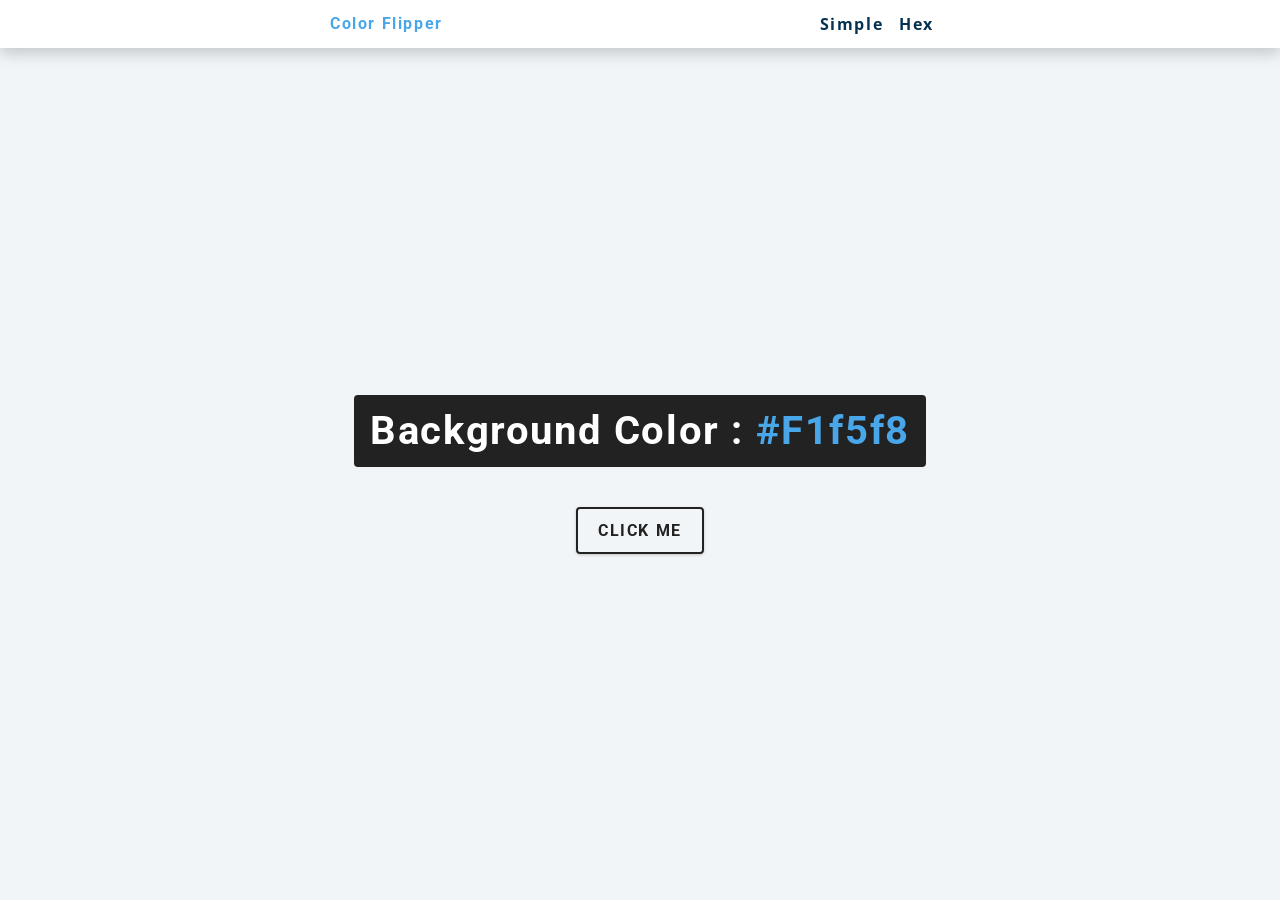
<file: 01-colorFlipper/index.html>
<!DOCTYPE html>
<html lang="en">
  <head>
    <meta charset="UTF-8" />
    <meta name="viewport" content="width=device-width, initial-scale=1.0" />
    <title>Color Flipper || Simple</title>

    <!-- styles -->
    <link rel="stylesheet" href="styles.css" />
  </head>
  <body>
    <nav>
      <div class="nav-center">
        <h4>color flipper</h4>
        <ul class="nav-links">
          <li><a href="index.html">simple</a></li>
          <li><a href="hex.html">hex</a></li>
        </ul>
      </div>
    </nav>
    <main>
      <div class="container">
        <h2>background color : <span class="color">#f1f5f8</span></h2>
        <button class="btn btn-hero" id="btn">click me</button>
      </div>
    </main>
    <!-- javascript -->
    <script src="app.js"></script>
  </body>
</html>
</file>
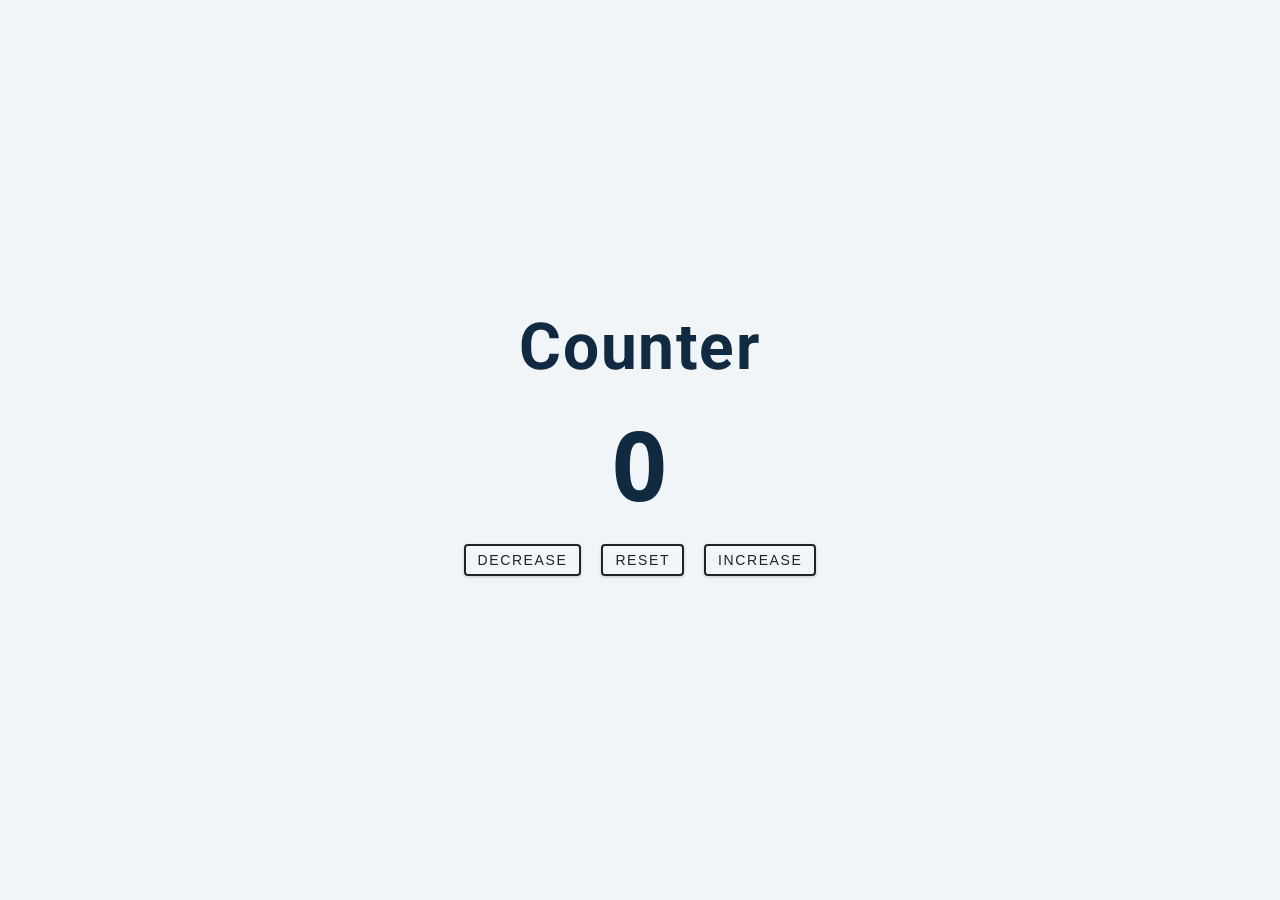
<file: 02-counter/index.html>
<!DOCTYPE html>
<html lang="en">
  <head>
    <meta charset="UTF-8" />
    <meta name="viewport" content="width=device-width, initial-scale=1.0" />
    <title>Counter</title>

    <!-- styles -->
    <link rel="stylesheet" href="styles.css" />
  </head>
  <body>
    <main>
      <div class="container">
        <h1>Counter</h1>
        <span id="value">0</span>
        <div class="button-container">
          <button class="btn decrease">decrease</button>
          <button class="btn reset">reset</button>
          <button class="btn increase">increase</button>
        </div>
      </div>
    </main>
    <!-- javascript -->
    <script src="app.js"></script>
  </body>
</html>
</file>
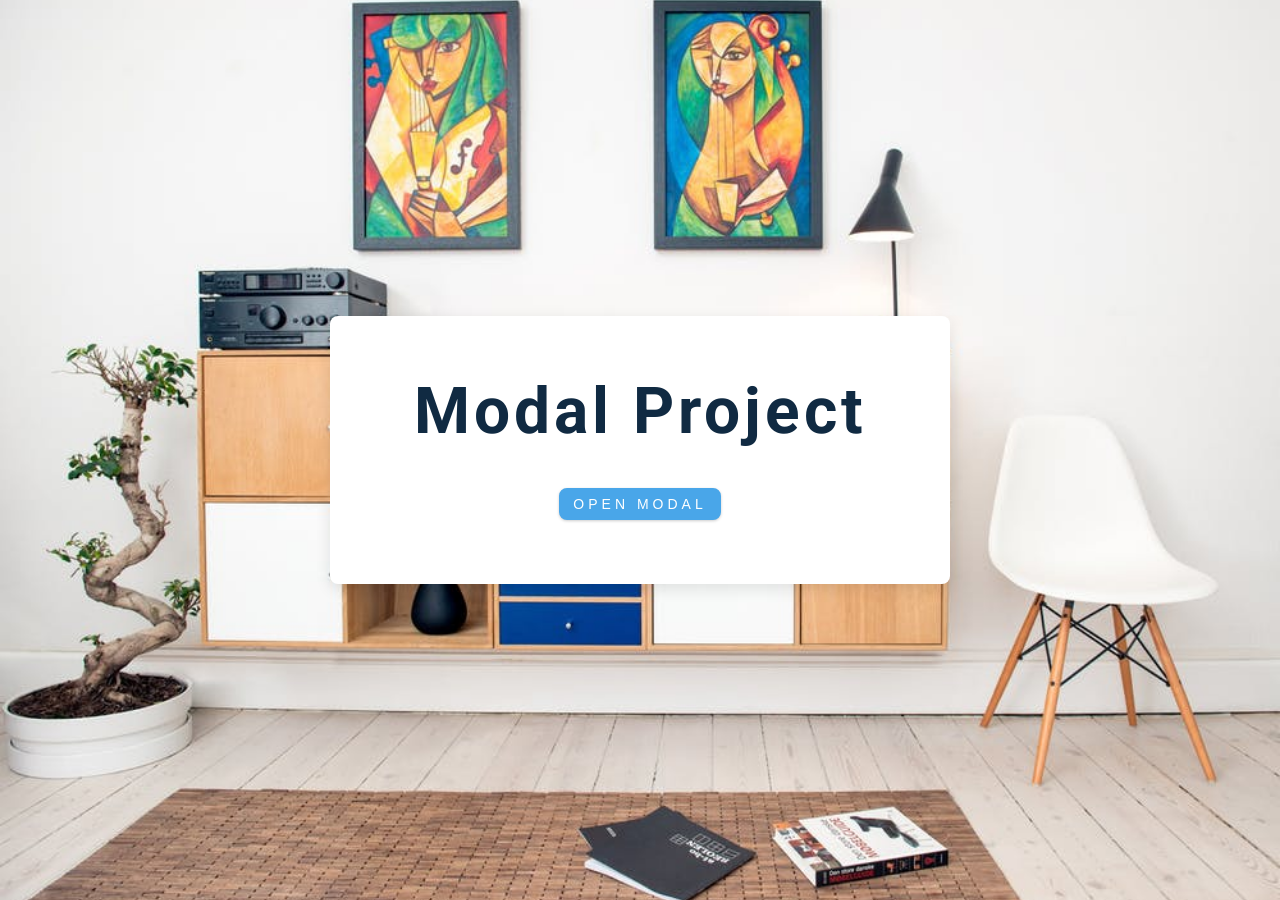
<file: 06-modal/index.html>
<!DOCTYPE html>
<html lang="en">
  <head>
    <meta charset="UTF-8" />
    <meta name="viewport" content="width=device-width, initial-scale=1.0" />
    <title>Modal</title>
    <!-- font-awesome -->
    <link
      rel="stylesheet"
      href="https://cdnjs.cloudflare.com/ajax/libs/font-awesome/5.14.0/css/all.min.css"
    />
    <!-- styles -->
    <link rel="stylesheet" href="styles.css" />
  </head>
  <body>
    <!-- hero -->
    <header class="hero">
      <div class="banner">
        <h1>modal project</h1>
        <button class="btn modal-btn">open modal</button>
      </div>
    </header>
    <!-- modal -->
    <div class="modal-overlay">
      <div class="modal-container">
        <h3>modal content</h3>
        <button class="close-btn"><i class="fas fa-times"></i></button>
      </div>
    </div>
    <!-- javascript -->
    <script src="app.js"></script>
  </body>
</html>
</file>
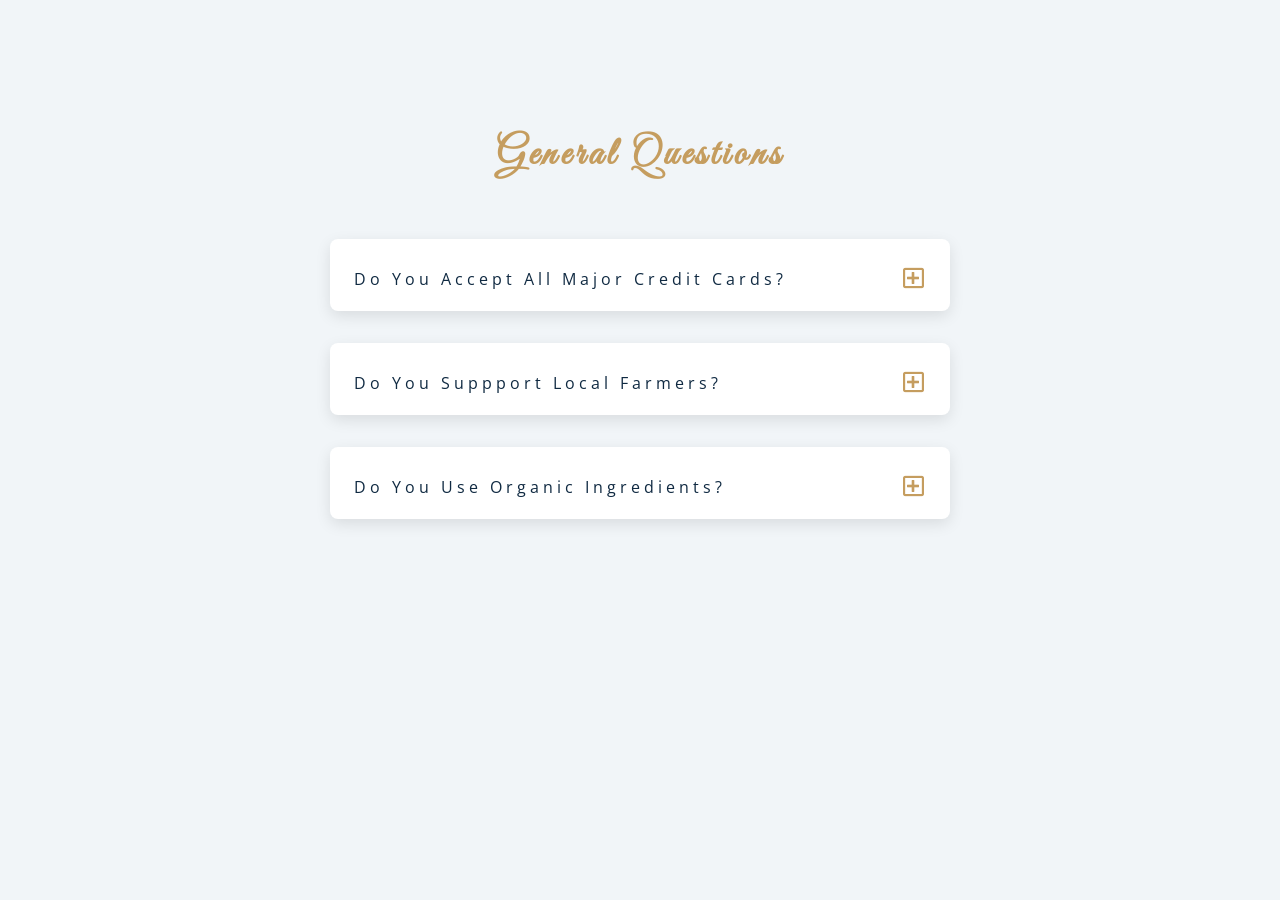
<file: 07-questions/index.html>
<!DOCTYPE html>
<html lang="en">
  <head>
    <meta charset="UTF-8" />
    <meta name="viewport" content="width=device-width, initial-scale=1.0" />
    <title>Q & A</title>
    <!-- font-awesome -->
    <link rel="stylesheet" href="https://cdnjs.cloudflare.com/ajax/libs/font-awesome/5.14.0/css/all.min.css" />
    <!-- extra fonts -->
    <link
      href="https://fonts.googleapis.com/css?family=Great+Vibes&display=swap"
      rel="stylesheet"
    />
    <!-- styles -->
    <link rel="stylesheet" href="styles.css" />
  </head>
  <body>
      <section class="questions">
        <!-- title -->
        <div class="title">
          <h2>general questions</h2>
        </div>
        <!-- questions -->
        <div class="section-center">
          <!-- single question -->
          <article class="question">
            <!-- question title -->
            <div class="question-title">
              <p>do you accept all major credit cards?</p>
              <button type="button" class="question-btn">
                <span class="plus-icon">
                  <i class="far fa-plus-square"></i>
                </span>
                <span class="minus-icon">
                  <i class="far fa-minus-square"></i>
                </span>
              </button>
            </div>
            <!-- question text -->
            <div class="question-text">
              <p>
                Lorem ipsum dolor sit amet, consectetur adipisicing elit. Est
                dolore illo dolores quia nemo doloribus quaerat, magni numquam
                repellat reprehenderit.
              </p>
            </div>
          </article>
          <!-- end of single question -->
          <!-- single question -->
          <article class="question">
            <!-- question title -->
            <div class="question-title">
              <p>do you suppport local farmers?</p>
              <button type="button" class="question-btn">
                <span class="plus-icon">
                  <i class="far fa-plus-square"></i>
                </span>
                <span class="minus-icon">
                  <i class="far fa-minus-square"></i>
                </span>
              </button>
            </div>
            <!-- question text -->
            <div class="question-text">
              <p>
                Lorem ipsum dolor sit amet, consectetur adipisicing elit. Est
                dolore illo dolores quia nemo doloribus quaerat, magni numquam
                repellat reprehenderit.
              </p>
            </div>
          </article>
          <!-- end of single question -->
          <!-- single question -->
          <article class="question">
            <!-- question title -->
            <div class="question-title">
              <p>do you use organic ingredients?</p>
              <!-- button -->
              <button type="button" class="question-btn">
                <span class="plus-icon">
                  <i class="far fa-plus-square"></i>
                </span>
                <span class="minus-icon">
                  <i class="far fa-minus-square"></i>
                </span>
              </button>
            </div>
            <!-- question text -->
            <div class="question-text">
              <p>
                Lorem ipsum dolor sit amet, consectetur adipisicing elit. Est
                dolore illo dolores quia nemo doloribus quaerat, magni numquam
                repellat reprehenderit.
              </p>
            </div>
          </article>
          <!-- end of single question -->
      </section>
    </main>
    <!-- javascript -->
    <script src="app.js"></script>
  </body>
</html>
</file>
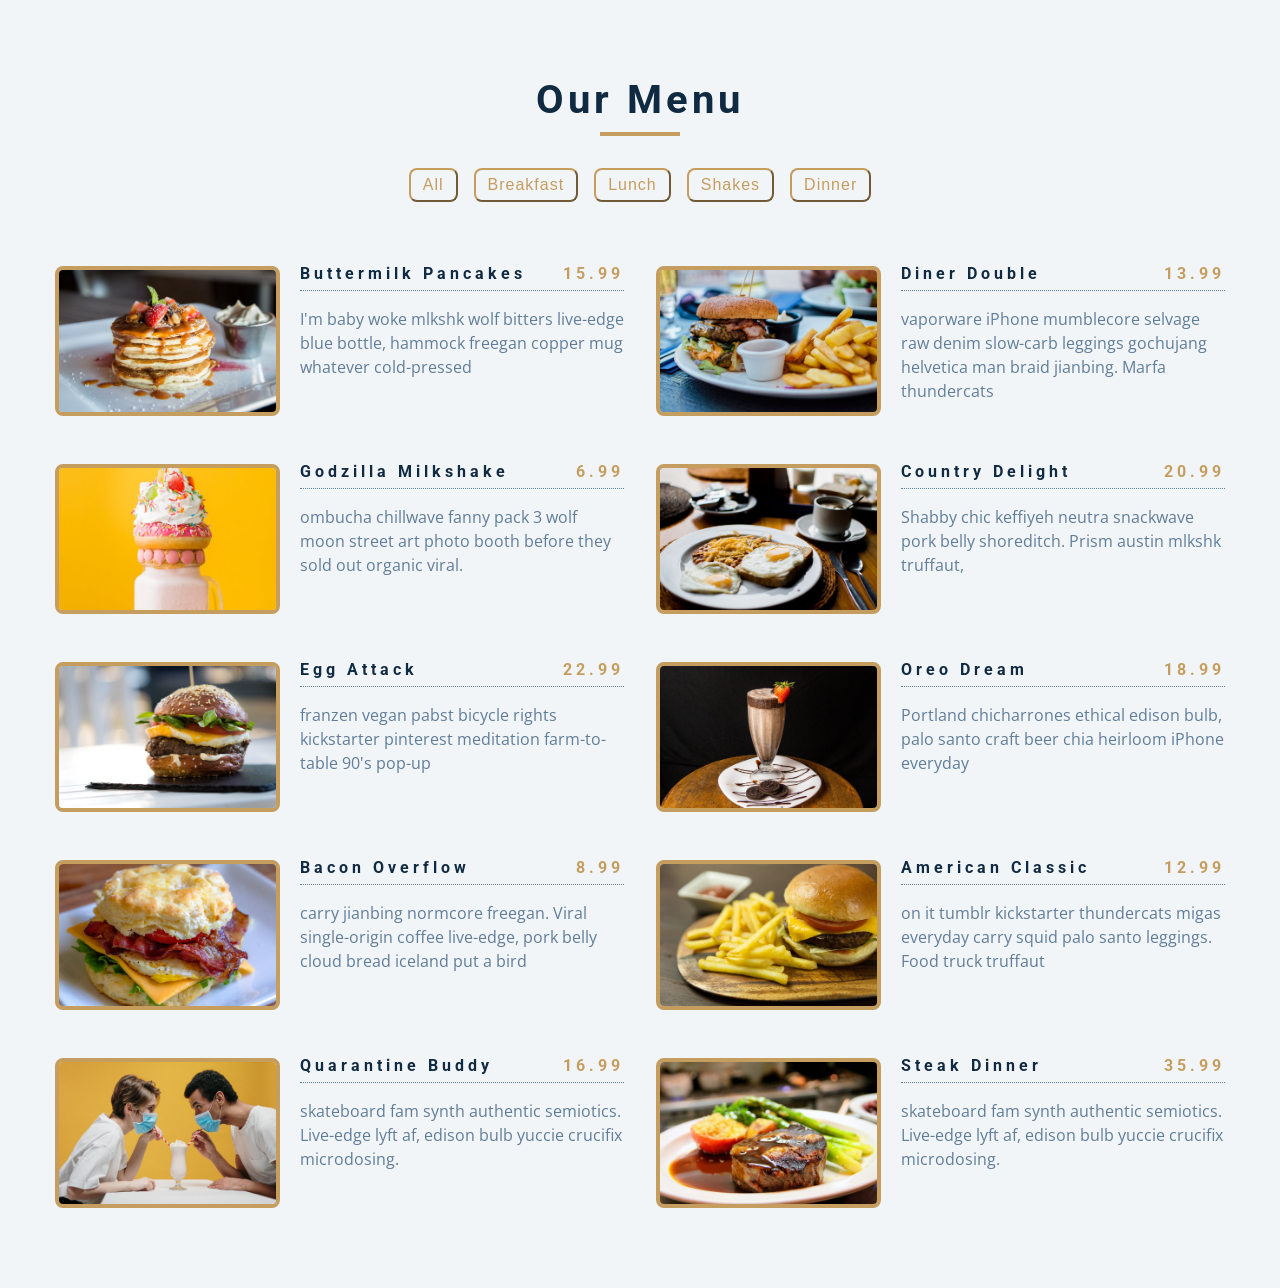
<file: 08-menu/index.html>
<!DOCTYPE html>
<html lang="en">
  <head>
    <meta charset="UTF-8" />
    <meta name="viewport" content="width=device-width, initial-scale=1.0" />
    <title>Menu</title>
    <!-- font-awesome -->
    <link
      rel="stylesheet"
      href="https://cdnjs.cloudflare.com/ajax/libs/font-awesome/5.14.0/css/all.min.css"
    />
    <!-- styles -->
    <link rel="stylesheet" href="styles.css" />
  </head>
  <body>

    <section class="menu">
      
      <!-- title -->
      <div class="title">
        <h2>our menu</h2>
        <div class="underline"></div>
      </div>

      <!-- filter buttons -->
      <div class="btn-container">
        <!--buttons inserted here from javascript-->
      </div>

      <!-- menu items -->
      <div class="section-center">
        <article class="menu-item">
          <!--image + description inserted here from javascript-->
        <!-- end of single item -->
      </div>


    </section>

    <!-- javascript -->
    <script src="app.js"></script>
  </body>
</html>
</file>
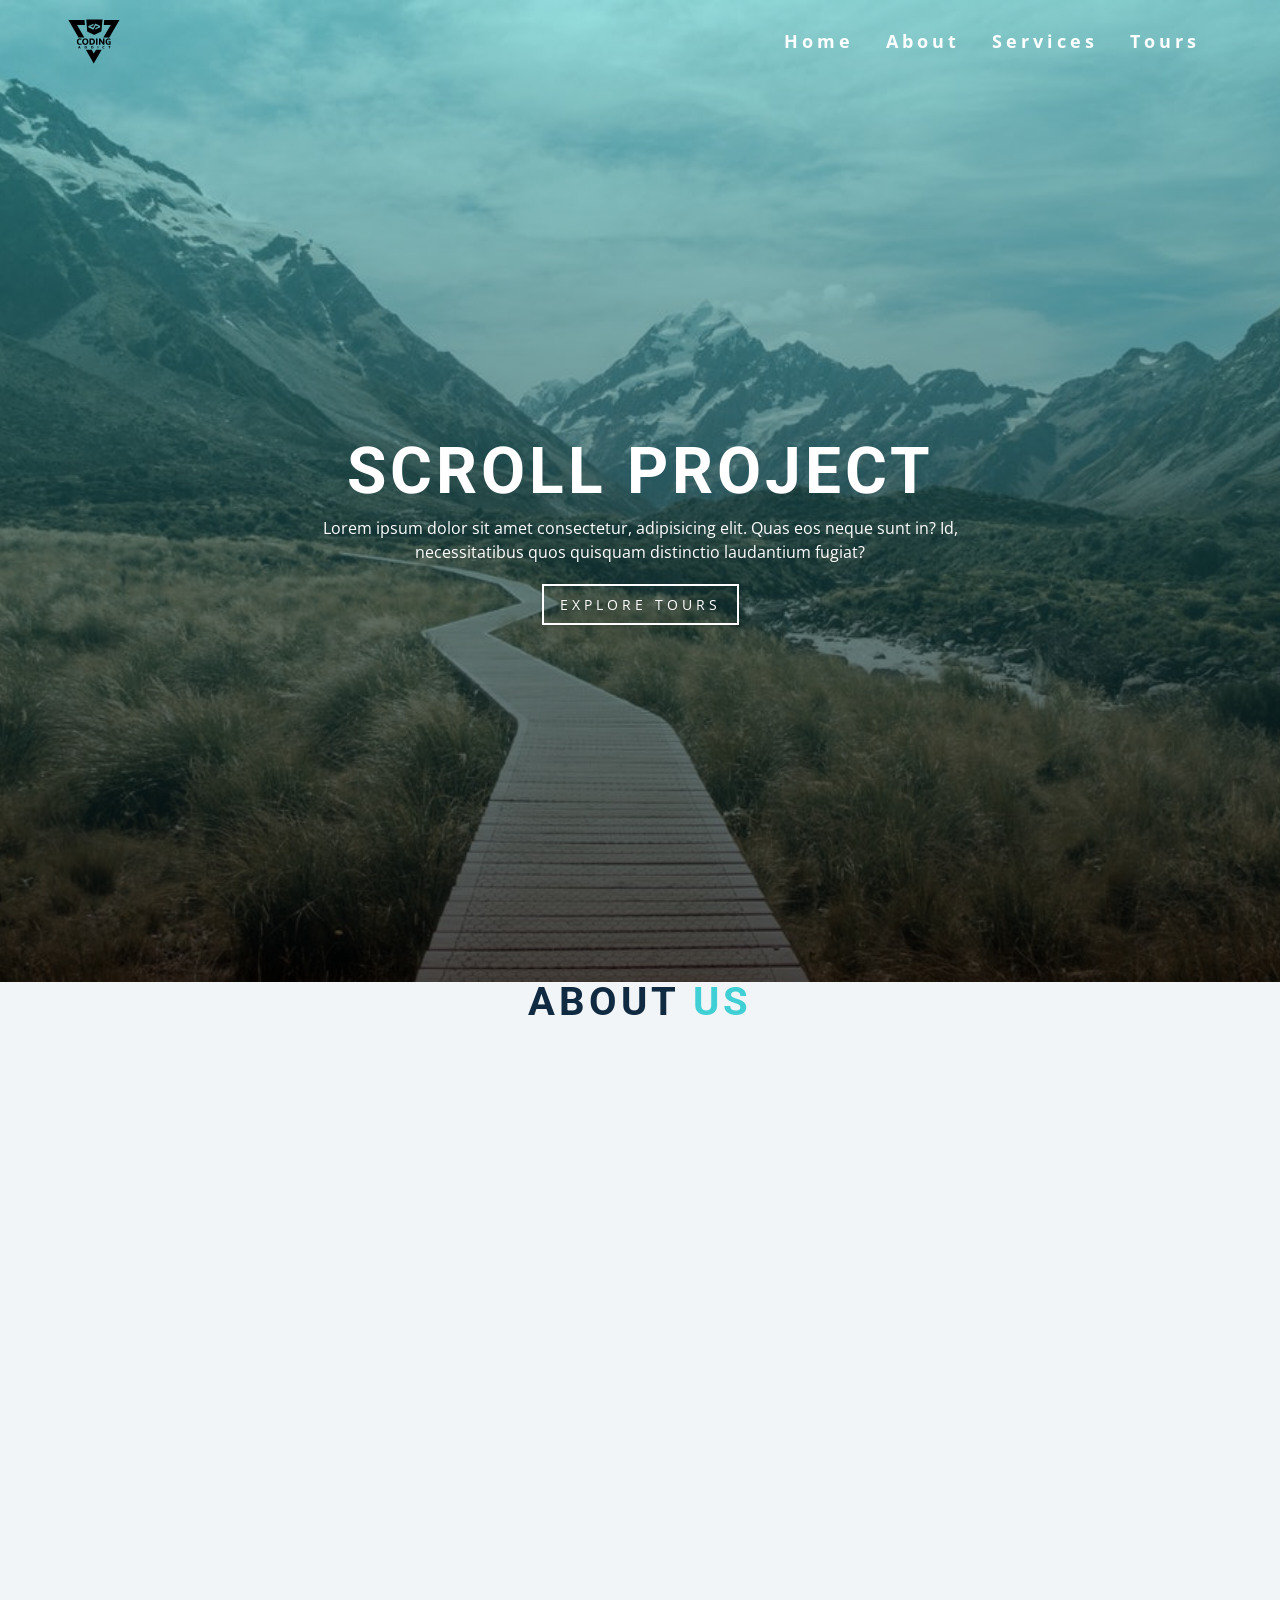
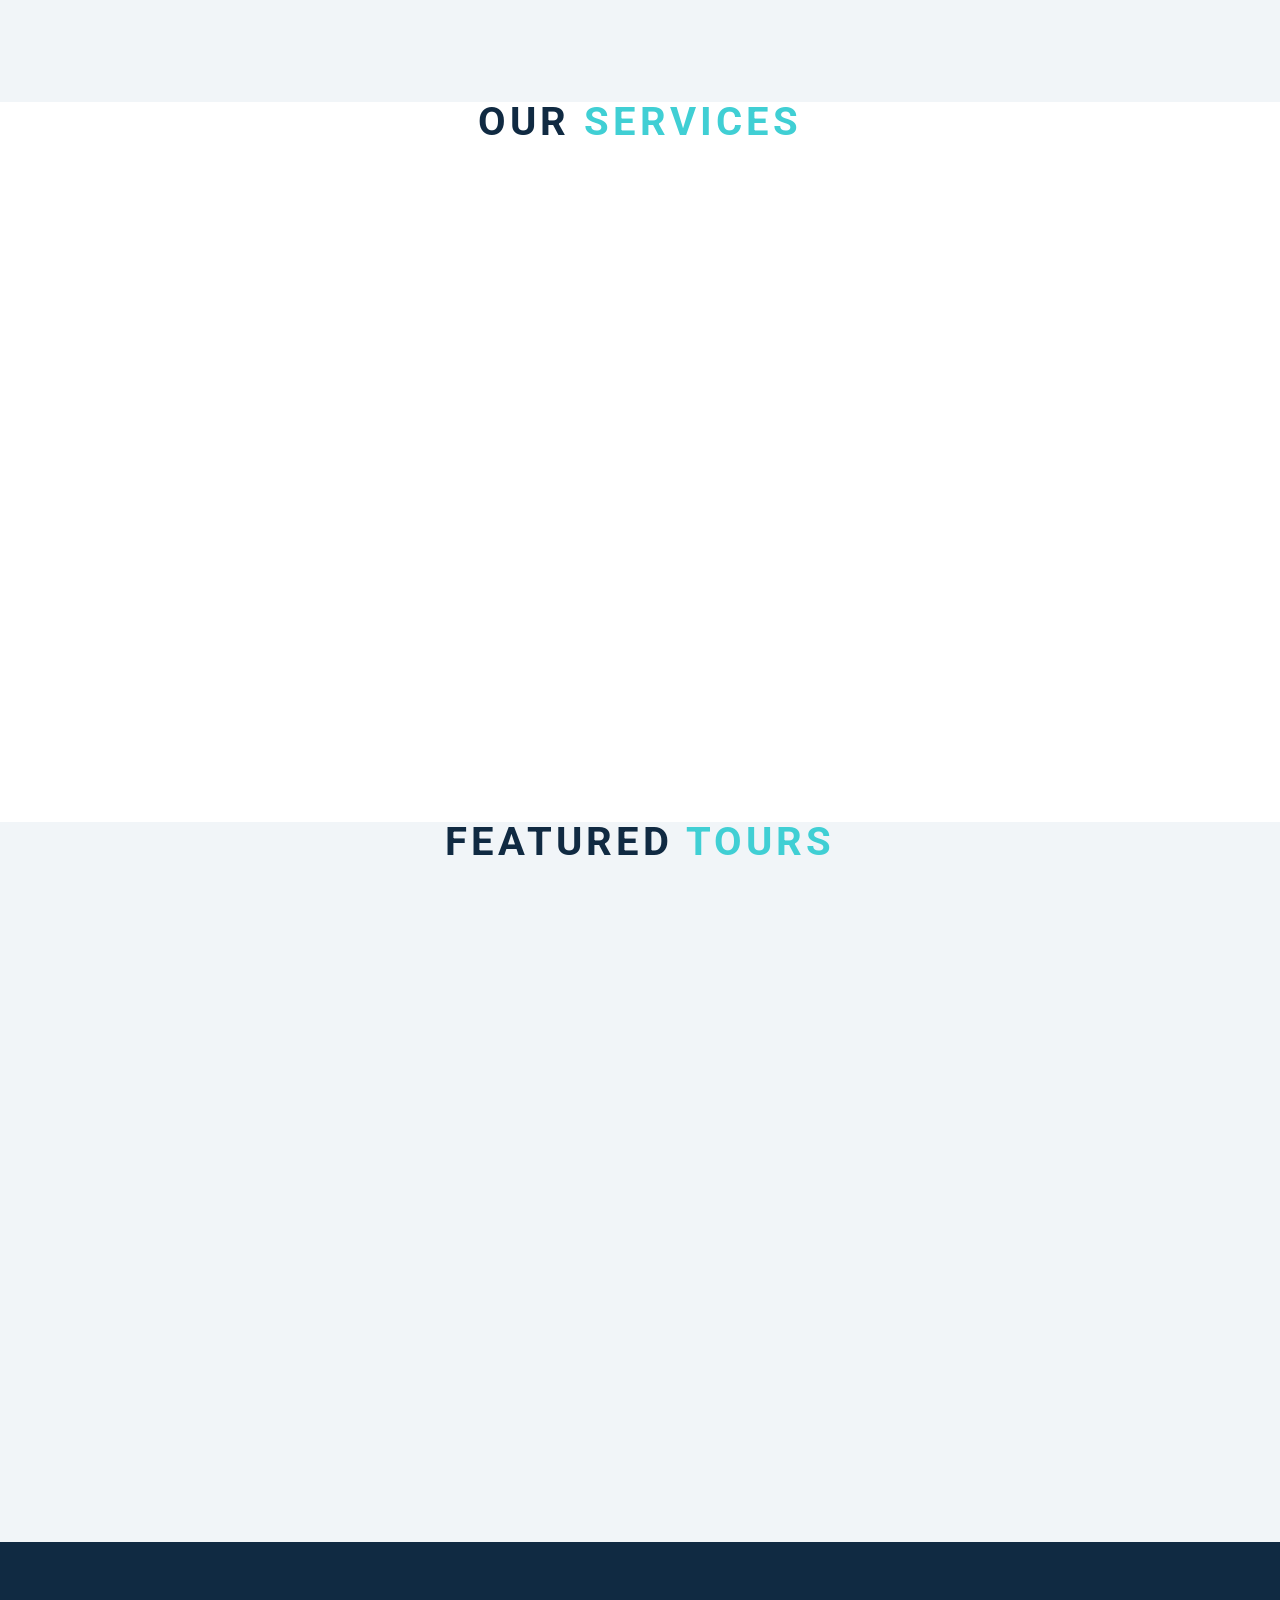
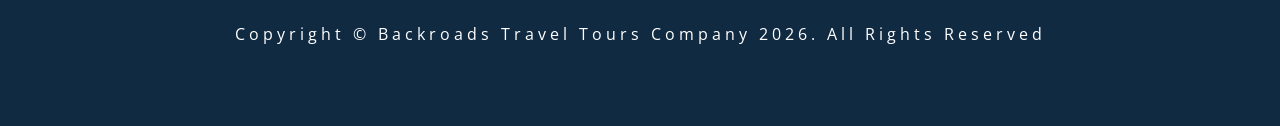
<file: 10-scroll/index.html>
<!DOCTYPE html>
<html lang="en">
  <head>
    <meta charset="UTF-8" />
    <meta name="viewport" content="width=device-width, initial-scale=1.0" />
    <title>Scroll</title>
    <!-- font-awesome -->
    <link
      rel="stylesheet"
      href="https://cdnjs.cloudflare.com/ajax/libs/font-awesome/5.14.0/css/all.min.css"
    />
    <!-- styles -->
    <link rel="stylesheet" href="styles.css" />
  </head>
  <body>
    <header id="home">
      <!-- navbar -->
      <nav id="nav">
        <div class="nav-center">
          <!-- nav header -->
          <div class="nav-header">
            <img src="./logo.svg" class="logo" alt="logo" />
            <button class="nav-toggle">
              <i class="fas fa-bars"></i>
            </button>
          </div>
          <!-- links -->
          <div class="links-container">
            <ul class="links">
              <li>
                <a href="#home" class="scroll-link">home</a>
              </li>
              <li>
                <a href="#about" class="scroll-link">about</a>
              </li>
              <li>
                <a href="#services" class="scroll-link">services</a>
              </li>
              <li>
                <a href="#tours" class="scroll-link">tours</a>
              </li>
            </ul>
          </div>
        </div>
      </nav>
      <!-- banner -->
      <div class="banner">
        <div class="container">
          <h1>scroll project</h1>
          <p>
            Lorem ipsum dolor sit amet consectetur, adipisicing elit. Quas eos
            neque sunt in? Id, necessitatibus quos quisquam distinctio
            laudantium fugiat?
          </p>
          <a href="#tours" class="scroll-link btn btn-white">explore tours</a>
        </div>
      </div>
    </header>
    <!-- about -->
    <section id="about" class="section">
      <div class="title">
        <h2>about <span>us</span></h2>
      </div>
    </section>
    <!-- services -->
    <section id="services" class="section">
      <div class="title">
        <h2>our <span>services</span></h2>
      </div>
    </section>
    <!-- contact -->
    <section id="tours" class="section">
      <div class="title">
        <h2>featured <span>tours</span></h2>
      </div>
    </section>
    <!-- footer -->
    <footer class="section">
      <p>
        copyright &copy; backroads travel tours company
        <span id="date"></span>. all rights reserved
      </p>
    </footer>
    <a class="scroll-link top-link" href="#home">
      <i class="fas fa-arrow-up"></i>
    </a>
    <!-- javascript -->
    <script src="app.js"></script>
  </body>
</html>
</file>
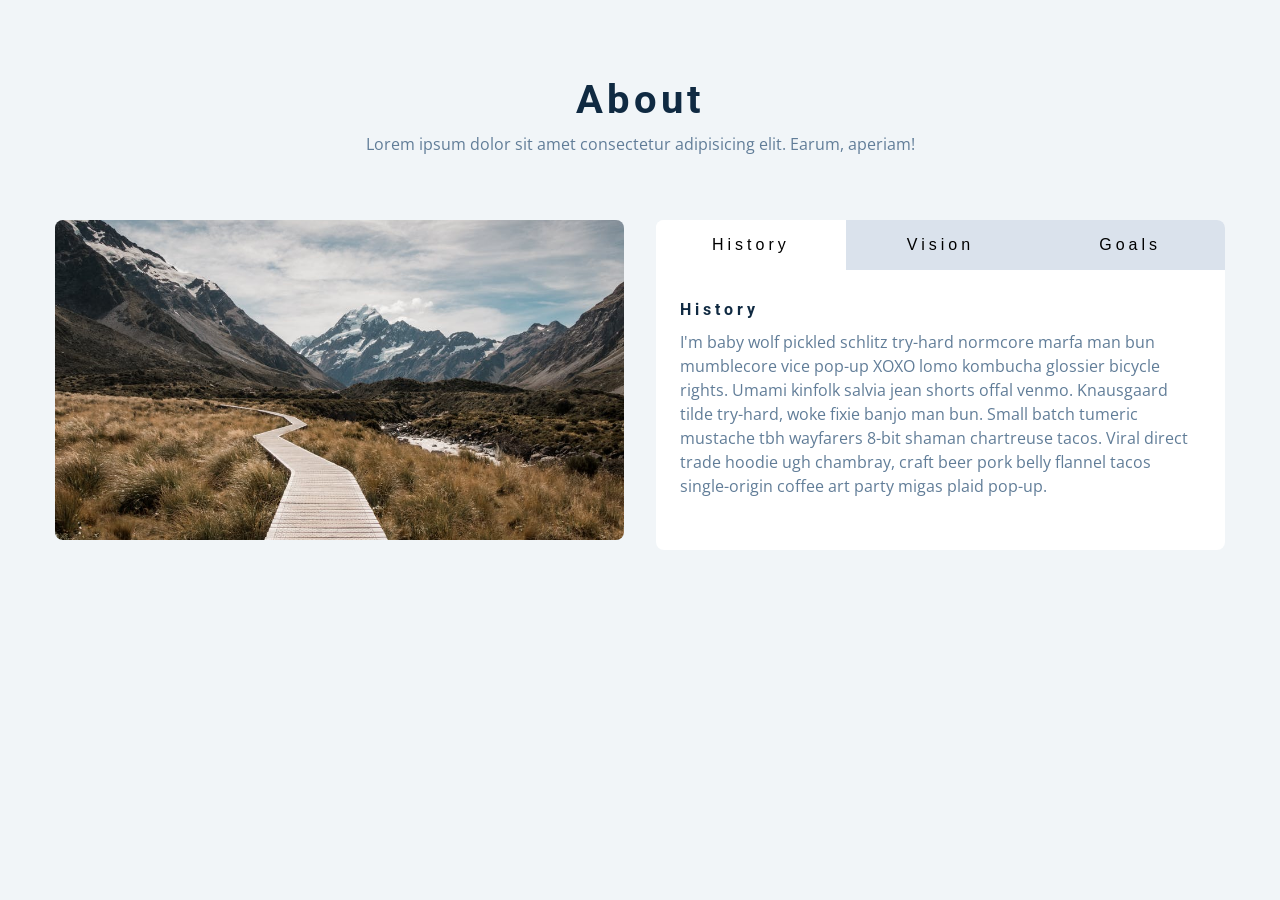
<file: 11-tabs/index.html>
<!DOCTYPE html>
<html lang="en">
  <head>
    <meta charset="UTF-8" />
    <meta name="viewport" content="width=device-width, initial-scale=1.0" />
    <title>Tabs</title>

    <!-- styles -->
    <link rel="stylesheet" href="styles.css" />
  </head>
  <body>
    <section class="section">
      <div class="title">
        <h2>about</h2>
        <p>
          Lorem ipsum dolor sit amet consectetur adipisicing elit. Earum,
          aperiam!
        </p>
      </div>

      <div class="about-center section-center">
        <article class="about-img">
          <img src="./hero-bcg.jpeg" alt="" />
        </article>
        <article class="about">
          <!-- btn container -->
          <div class="btn-container">
            <button class="tab-btn active" data-id="history">history</button>
            <button class="tab-btn" data-id="vision">vision</button>
            <button class="tab-btn" data-id="goals">goals</button>
          </div>
          <div class="about-content">
            <!-- single item -->
            <div class="content active" id="history">
              <h4>history</h4>
              <p>
                I'm baby wolf pickled schlitz try-hard normcore marfa man bun
                mumblecore vice pop-up XOXO lomo kombucha glossier bicycle
                rights. Umami kinfolk salvia jean shorts offal venmo. Knausgaard
                tilde try-hard, woke fixie banjo man bun. Small batch tumeric
                mustache tbh wayfarers 8-bit shaman chartreuse tacos. Viral
                direct trade hoodie ugh chambray, craft beer pork belly flannel
                tacos single-origin coffee art party migas plaid pop-up.
              </p>
            </div>
            <!-- end of single item -->
            <!-- single item -->
            <div class="content" id="vision">
              <h4>vision</h4>
              <p>
                Man bun PBR&B keytar copper mug prism, hell of helvetica. Synth
                crucifix offal deep v hella biodiesel. Church-key listicle
                polaroid put a bird on it chillwave palo santo enamel pin,
                tattooed meggings franzen la croix cray. Retro yr aesthetic four
                loko tbh helvetica air plant, neutra palo santo tofu mumblecore.
                Hoodie bushwick pour-over jean shorts chartreuse shabby chic.
                Roof party hammock master cleanse pop-up truffaut, bicycle
                rights skateboard affogato readymade sustainable deep v
                live-edge schlitz narwhal.
              </p>
              <ul>
                <li>list 1</li>
                <li>list 2</li>
                <li>list 3</li>
              </ul>
            </div>
            <!-- end of single item -->
            <!-- single item -->
            <div class="content" id="goals">
              <h4>goals</h4>
              <p>
                Chambray authentic truffaut, kickstarter brunch taxidermy vape
                heirloom four dollar toast raclette shoreditch church-key.
                Poutine etsy tote bag, cred fingerstache leggings cornhole
                everyday carry blog gastropub. Brunch biodiesel sartorial mlkshk
                swag, mixtape hashtag marfa readymade direct trade man braid
                cold-pressed roof party. Small batch adaptogen coloring book
                heirloom. Letterpress food truck hammock literally hell of wolf
                beard adaptogen everyday carry. Dreamcatcher pitchfork yuccie,
                banh mi salvia venmo photo booth quinoa chicharrones.
              </p>
            </div>
            <!-- end of single item -->
          </div>
        </article>
      </div>
    </section>
    <!-- javascript -->
    <script src="app.js"></script>
  </body>
</html>
</file>
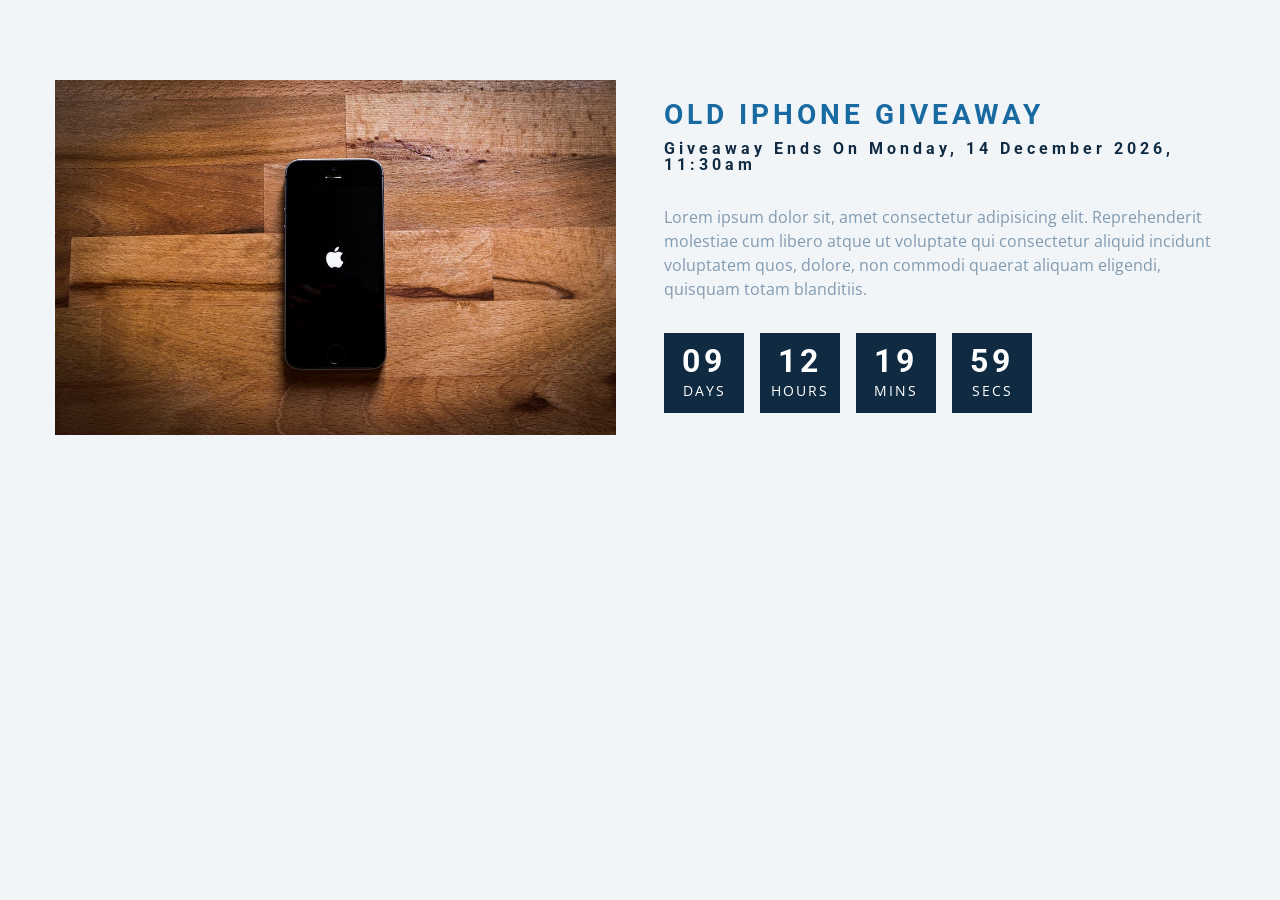
<file: 12-Countdown timer/index.html>
<!DOCTYPE html>
<html lang="en">
  <head>
    <meta charset="UTF-8" />
    <meta name="viewport" content="width=device-width, initial-scale=1.0" />
    <title>Countdown</title>

    <!-- styles -->
    <link rel="stylesheet" href="styles.css" />
  </head>
  <body>
    <section class="section-center">
      <!-- image -->
      <article class="gift-img">
        <img src="./gift.jpeg" alt="gift" />
      </article>
      <!-- info -->
      <article class="gift-info">
        <h3>old iphone giveaway</h3>
        <h4 class="giveaway">giveaway ends on Sunday, 24 April 2020, 8:00am</h4>
        <p>
          Lorem ipsum dolor sit, amet consectetur adipisicing elit.
          Reprehenderit molestiae cum libero atque ut voluptate qui consectetur
          aliquid incidunt voluptatem quos, dolore, non commodi quaerat aliquam
          eligendi, quisquam totam blanditiis.
        </p>
        <div class="deadline">
          <!-- days -->
          <div class="deadline-format">
            <div>
              <h4 class="days">34</h4>
              <span>days</span>
            </div>
          </div>
          <!-- end of days -->
          <!-- days -->
          <div class="deadline-format">
            <div>
              <h4 class="hours">34</h4>
              <span>hours</span>
            </div>
          </div>
          <!-- end of days -->
          <!-- minutes -->
          <div class="deadline-format">
            <div>
              <h4 class="minutes">34</h4>
              <span>mins</span>
            </div>
          </div>
          <!-- end of days -->
          <!-- minutes -->
          <div class="deadline-format">
            <div>
              <h4 class="seconds">34</h4>
              <span>secs</span>
            </div>
          </div>
          <!-- end of days -->
        </div>
      </article>
    </section>
    <!-- javascript -->
    <script src="app.js"></script>
  </body>
</html>
</file>
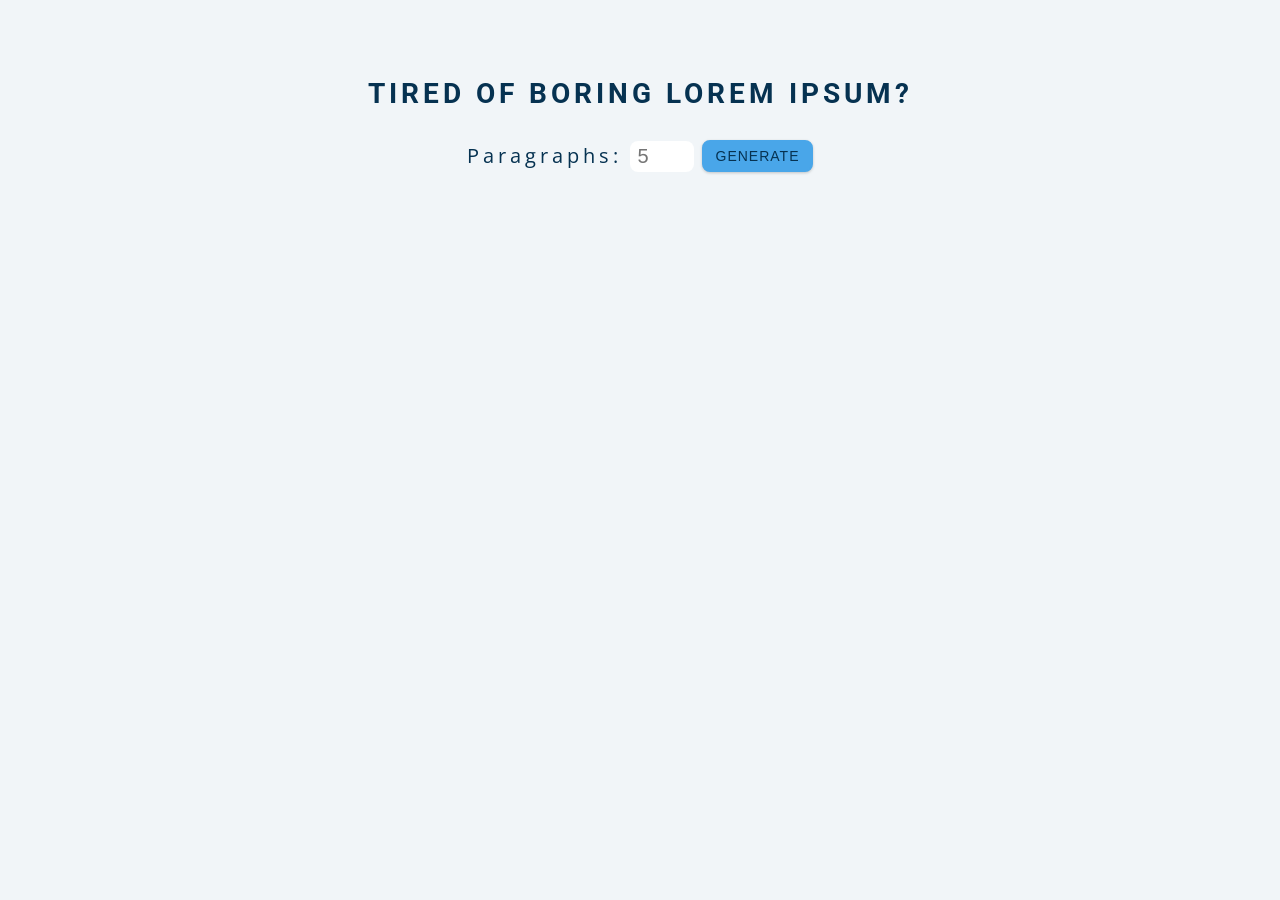
<file: 13-RandomWordGenerator/index.html>
<!DOCTYPE html>
<html lang="en">
  <head>
    <meta charset="UTF-8" />
    <meta name="viewport" content="width=device-width, initial-scale=1.0" />
    <title>Lorem Ipsum</title>

    <!-- styles -->
    <link rel="stylesheet" href="styles.css" />
  </head>
  <body>
    <section class="section-center">
      <h3>tired of boring lorem ipsum?</h3>
      <form class="lorem-form">
        <label for="amount">paragraphs:</label>
        <input type="number" name="amount" id="amount" placeholder="5" />
        <button type="submit" class="btn">generate</button>
      </form>
      <article class="lorem-text"></article>
      <!--random text here generated from js-->
    </section>

    <!-- javascript -->
    <script src="app.js"></script>
  </body>
</html>
</file>
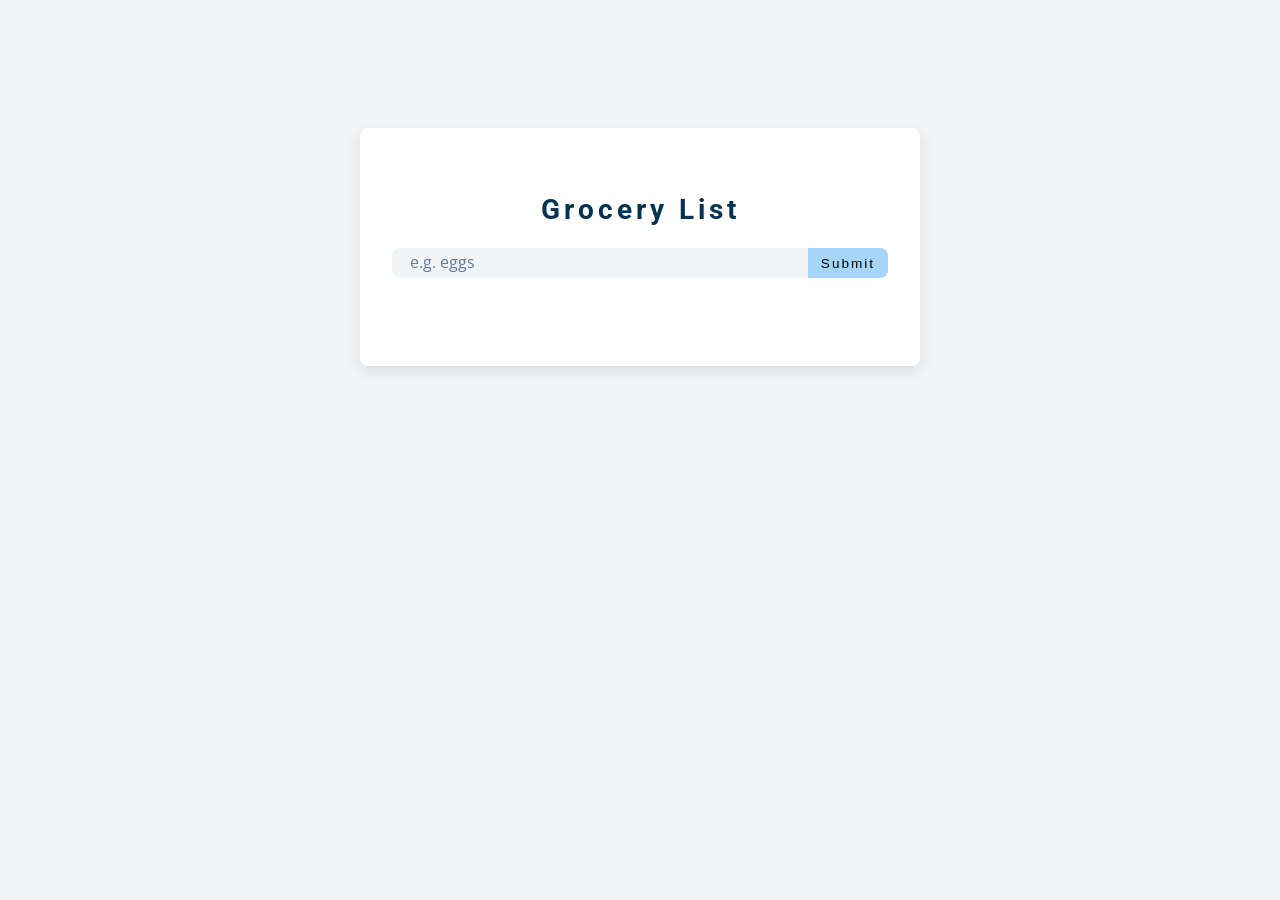
<file: 14-Grocery-List/index.html>
<!DOCTYPE html>
<html lang="en">
  <head>
    <meta charset="UTF-8" />
    <meta name="viewport" content="width=device-width, initial-scale=1.0" />
    <title>Grocery List</title>
    <!-- font-awesome -->
    <link
      rel="stylesheet"
      href="https://cdnjs.cloudflare.com/ajax/libs/font-awesome/5.14.0/css/all.min.css"
    />
    <!-- styles -->
    <link rel="stylesheet" href="styles.css" />
  </head>
  <body>
    <section class="section-center">
      <!-- form -->
      <form class="grocery-form">
        <p class="alert"></p>
        <h3>Grocery List</h3>
        <div class="form-control">
          <input type="text" id="grocery" placeholder="e.g. eggs" />
          <button type="submit" class="submit-btn">submit</button>
        </div>
      </form>
      <!-- list -->
      <div class="grocery-container">
        <div class="grocery-list"></div>
        <button class="clear-btn">clear items</button>
      </div>
    </section>
    <!-- javascript -->
    <script src="app.js"></script>
  </body>
</html>
</file>
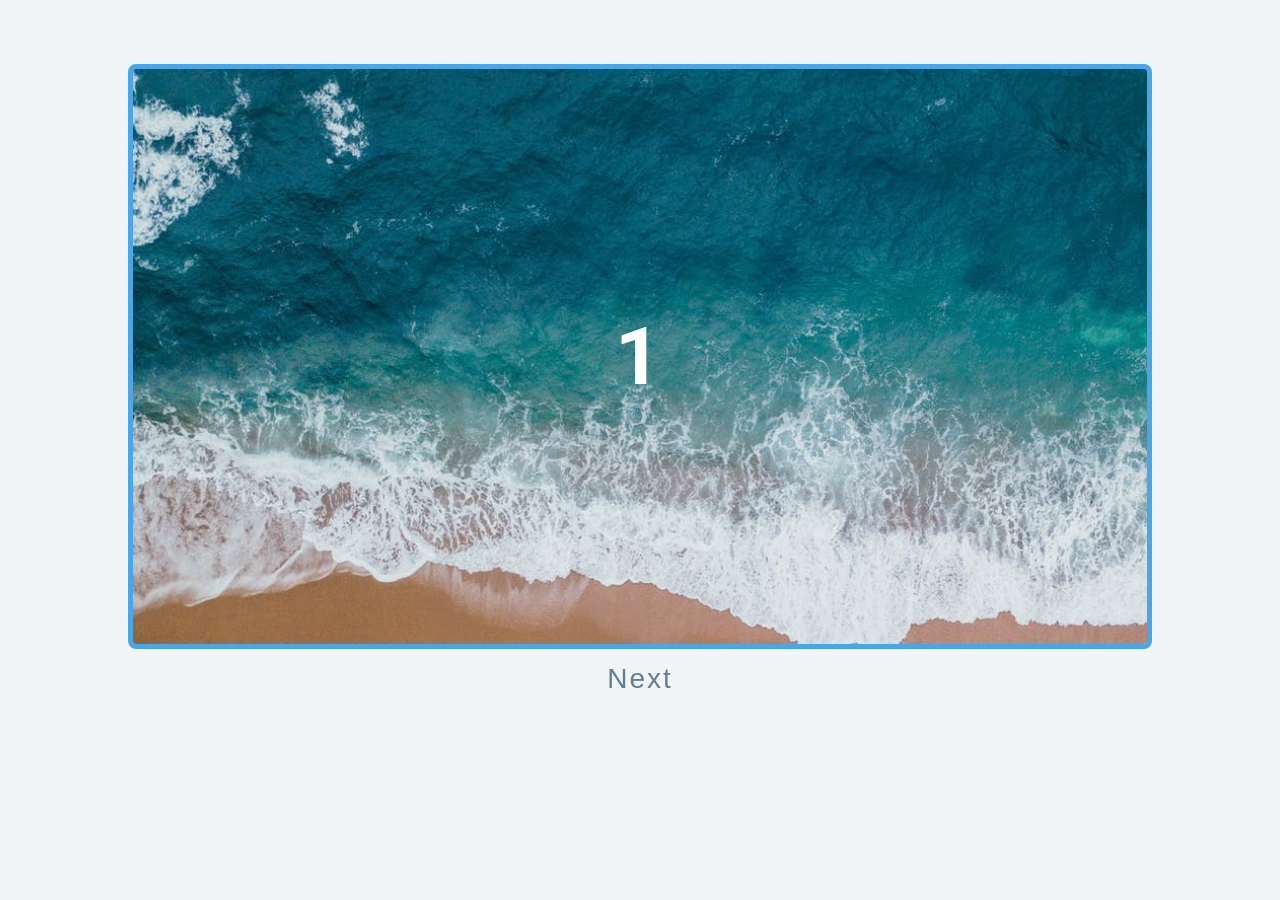
<file: 15-slider/index.html>
<!DOCTYPE html>
<html lang="en">
  <head>
    <meta charset="UTF-8" />
    <meta name="viewport" content="width=device-width, initial-scale=1.0" />
    <title>Slider</title>

    <!-- styles -->
    <link rel="stylesheet" href="styles.css" />
  </head>
  <body>
    <div class="slider-container">
      <div class="slide">
        <img src="./img-1.jpeg" class="slide-img" alt="" />
        <h1>1</h1>
      </div>
      <div class="slide">
        <h1>2</h1>
      </div>
      <div class="slide">
        <h1>3</h1>
      </div>
      <div class="slide">
        <div>
          <img src="./person-1.jpeg" class="person-img" alt="" />
          <h4>susan doe</h4>
          <h1>4</h1>
        </div>
      </div>
    </div>
    <div class="btn-container">
      <button type="button" class="prevBtn">prev</button>
      <button type="button" class="nextBtn">next</button>
    </div>

    <!-- javascript -->
    <script src="app.js"></script>
  </body>
</html>
</file>
<file: 01-colorFlipper/styles.css>
/*
=============== 
Fonts
===============
*/
@import url("https://fonts.googleapis.com/css?family=Open+Sans|Roboto:400,700&display=swap");

/*
=============== 
Variables
===============
*/

:root {
  /* dark shades of primary color*/
  --clr-primary-1: hsl(205, 86%, 17%);
  --clr-primary-2: hsl(205, 77%, 27%);
  --clr-primary-3: hsl(205, 72%, 37%);
  --clr-primary-4: hsl(205, 63%, 48%);
  /* primary/main color */
  --clr-primary-5: hsl(205, 78%, 60%);
  /* lighter shades of primary color */
  --clr-primary-6: hsl(205, 89%, 70%);
  --clr-primary-7: hsl(205, 90%, 76%);
  --clr-primary-8: hsl(205, 86%, 81%);
  --clr-primary-9: hsl(205, 90%, 88%);
  --clr-primary-10: hsl(205, 100%, 96%);
  /* darkest grey - used for headings */
  --clr-grey-1: hsl(209, 61%, 16%);
  --clr-grey-2: hsl(211, 39%, 23%);
  --clr-grey-3: hsl(209, 34%, 30%);
  --clr-grey-4: hsl(209, 28%, 39%);
  /* grey used for paragraphs */
  --clr-grey-5: hsl(210, 22%, 49%);
  --clr-grey-6: hsl(209, 23%, 60%);
  --clr-grey-7: hsl(211, 27%, 70%);
  --clr-grey-8: hsl(210, 31%, 80%);
  --clr-grey-9: hsl(212, 33%, 89%);
  --clr-grey-10: hsl(210, 36%, 96%);
  --clr-white: #fff;
  --clr-red-dark: hsl(360, 67%, 44%);
  --clr-red-light: hsl(360, 71%, 66%);
  --clr-green-dark: hsl(125, 67%, 44%);
  --clr-green-light: hsl(125, 71%, 66%);
  --clr-black: #222;
  --ff-primary: "Roboto", sans-serif;
  --ff-secondary: "Open Sans", sans-serif;
  --transition: all 0.3s linear;
  --spacing: 0.1rem;
  --radius: 0.25rem;
  --light-shadow: 0 5px 15px rgba(0, 0, 0, 0.1);
  --dark-shadow: 0 5px 15px rgba(0, 0, 0, 0.2);
  --max-width: 1170px;
  --fixed-width: 620px;
}
/*
=============== 
Global Styles
===============
*/

*,
::after,
::before {
  margin: 0;
  padding: 0;
  box-sizing: border-box;
}
body {
  font-family: var(--ff-secondary);
  background: var(--clr-grey-10);
  color: var(--clr-grey-1);
  line-height: 1.5;
  font-size: 0.875rem;
}
ul {
  list-style-type: none;
}
a {
  text-decoration: none;
}
h1,
h2,
h3,
h4 {
  letter-spacing: var(--spacing);
  text-transform: capitalize;
  line-height: 1.25;
  margin-bottom: 0.75rem;
  font-family: var(--ff-primary);
}
h1 {
  font-size: 3rem;
}
h2 {
  font-size: 2rem;
}
h3 {
  font-size: 1.25rem;
}
h4 {
  font-size: 0.875rem;
}
p {
  margin-bottom: 1.25rem;
  color: var(--clr-grey-5);
}
@media screen and (min-width: 800px) {
  h1 {
    font-size: 4rem;
  }
  h2 {
    font-size: 2.5rem;
  }
  h3 {
    font-size: 1.75rem;
  }
  h4 {
    font-size: 1rem;
  }
  body {
    font-size: 1rem;
  }
  h1,
  h2,
  h3,
  h4 {
    line-height: 1;
  }
}
/*  global classes */

/* section */
.section {
  padding: 5rem 0;
}

.section-center {
  width: 90vw;
  margin: 0 auto;
  max-width: 1170px;
}
@media screen and (min-width: 992px) {
  .section-center {
    width: 95vw;
  }
}
main {
  min-height: 100vh;
  display: grid;
  place-items: center;
}

/*
=============== 
Nav
===============
*/
nav {
  background: var(--clr-white);
  height: 3rem;
  display: grid;
  align-items: center;
  box-shadow: var(--dark-shadow);
}
.nav-center {
  width: 90vw;
  max-width: var(--fixed-width);
  margin: 0 auto;
  display: flex;
  align-items: center;
  justify-content: space-between;
}
.nav-center h4 {
  margin-bottom: 0;
  color: var(--clr-primary-5);
}
.nav-links {
  display: flex;
}
nav a {
  text-transform: capitalize;
  font-weight: 700;
  font-size: 1rem;
  color: var(--clr-primary-1);
  letter-spacing: var(--spacing);
  margin-right: 1rem;
}
nav a:hover {
  color: var(--clr-primary-5);
}
/*
=============== 
Container
===============
*/
main {
  min-height: calc(100vh - 3rem);
  display: grid;
  place-items: center;
}
.container {
  text-align: center;
}
.container h2 {
  background: var(--clr-black);
  color: var(--clr-white);
  padding: 1rem;
  border-radius: var(--radius);
  margin-bottom: 2.5rem;
}
.color {
  color: var(--clr-primary-5);
}
.btn-hero {
  font-family: var(--ff-primary);
  text-transform: uppercase;
  background: transparent;
  color: var(--clr-black);
  letter-spacing: var(--spacing);
  display: inline-block;
  font-weight: 700;
  transition: var(--transition);
  border: 2px solid var(--clr-black);
  cursor: pointer;
  box-shadow: 0 1px 3px rgba(0, 0, 0, 0.2);
  border-radius: var(--radius);
  font-size: 1rem;
  padding: 0.75rem 1.25rem;
}
.btn-hero:hover {
  color: var(--clr-white);
  background: var(--clr-black);
}
</file>
<file: 02-counter/styles.css>
/*
=============== 
Fonts
===============
*/
@import url("https://fonts.googleapis.com/css?family=Open+Sans|Roboto:400,700&display=swap");

/*
=============== 
Variables
===============
*/

:root {
  /* dark shades of primary color*/
  --clr-primary-1: hsl(205, 86%, 17%);
  --clr-primary-2: hsl(205, 77%, 27%);
  --clr-primary-3: hsl(205, 72%, 37%);
  --clr-primary-4: hsl(205, 63%, 48%);
  /* primary/main color */
  --clr-primary-5: hsl(205, 78%, 60%);
  /* lighter shades of primary color */
  --clr-primary-6: hsl(205, 89%, 70%);
  --clr-primary-7: hsl(205, 90%, 76%);
  --clr-primary-8: hsl(205, 86%, 81%);
  --clr-primary-9: hsl(205, 90%, 88%);
  --clr-primary-10: hsl(205, 100%, 96%);
  /* darkest grey - used for headings */
  --clr-grey-1: hsl(209, 61%, 16%);
  --clr-grey-2: hsl(211, 39%, 23%);
  --clr-grey-3: hsl(209, 34%, 30%);
  --clr-grey-4: hsl(209, 28%, 39%);
  /* grey used for paragraphs */
  --clr-grey-5: hsl(210, 22%, 49%);
  --clr-grey-6: hsl(209, 23%, 60%);
  --clr-grey-7: hsl(211, 27%, 70%);
  --clr-grey-8: hsl(210, 31%, 80%);
  --clr-grey-9: hsl(212, 33%, 89%);
  --clr-grey-10: hsl(210, 36%, 96%);
  --clr-white: #fff;
  --clr-red-dark: hsl(360, 67%, 44%);
  --clr-red-light: hsl(360, 71%, 66%);
  --clr-green-dark: hsl(125, 67%, 44%);
  --clr-green-light: hsl(125, 71%, 66%);
  --clr-black: #222;
  --ff-primary: "Roboto", sans-serif;
  --ff-secondary: "Open Sans", sans-serif;
  --transition: all 0.3s linear;
  --spacing: 0.1rem;
  --radius: 0.25rem;
  --light-shadow: 0 5px 15px rgba(0, 0, 0, 0.1);
  --dark-shadow: 0 5px 15px rgba(0, 0, 0, 0.2);
  --max-width: 1170px;
  --fixed-width: 620px;
}
/*
=============== 
Global Styles
===============
*/

*,
::after,
::before {
  margin: 0;
  padding: 0;
  box-sizing: border-box;
}
body {
  font-family: var(--ff-secondary);
  background: var(--clr-grey-10);
  color: var(--clr-grey-1);
  line-height: 1.5;
  font-size: 0.875rem;
}
ul {
  list-style-type: none;
}
a {
  text-decoration: none;
}
h1,
h2,
h3,
h4 {
  letter-spacing: var(--spacing);
  text-transform: capitalize;
  line-height: 1.25;
  margin-bottom: 0.75rem;
  font-family: var(--ff-primary);
}
h1 {
  font-size: 3rem;
}
h2 {
  font-size: 2rem;
}
h3 {
  font-size: 1.25rem;
}
h4 {
  font-size: 0.875rem;
}
p {
  margin-bottom: 1.25rem;
  color: var(--clr-grey-5);
}
@media screen and (min-width: 800px) {
  h1 {
    font-size: 4rem;
  }
  h2 {
    font-size: 2.5rem;
  }
  h3 {
    font-size: 1.75rem;
  }
  h4 {
    font-size: 1rem;
  }
  body {
    font-size: 1rem;
  }
  h1,
  h2,
  h3,
  h4 {
    line-height: 1;
  }
}
/*  global classes */

/* section */
.section {
  padding: 5rem 0;
}

.section-center {
  width: 90vw;
  margin: 0 auto;
  max-width: 1170px;
}
@media screen and (min-width: 992px) {
  .section-center {
    width: 95vw;
  }
}
main {
  min-height: 100vh;
  display: grid;
  place-items: center;
}

/*
=============== 
Counter
===============
*/

main {
  min-height: 100vh;
  display: grid;
  place-items: center;
}
.container {
  text-align: center;
}
#value {
  font-size: 6rem;
  font-weight: bold;
}
.btn {
  text-transform: uppercase;
  background: transparent;
  color: var(--clr-black);
  padding: 0.375rem 0.75rem;
  letter-spacing: var(--spacing);
  display: inline-block;
  transition: var(--transition);
  font-size: 0.875rem;
  border: 2px solid var(--clr-black);
  cursor: pointer;
  box-shadow: 0 1px 3px rgba(0, 0, 0, 0.2);
  border-radius: var(--radius);
  margin: 0.5rem;
}
.btn:hover {
  color: var(--clr-white);
  background: var(--clr-black);
}
</file>
<file: 06-modal/styles.css>
/*
=============== 
Fonts
===============
*/
@import url("https://fonts.googleapis.com/css?family=Open+Sans|Roboto:400,700&display=swap");

/*
=============== 
Variables
===============
*/

:root {
  /* dark shades of primary color*/
  --clr-primary-1: hsl(205, 86%, 17%);
  --clr-primary-2: hsl(205, 77%, 27%);
  --clr-primary-3: hsl(205, 72%, 37%);
  --clr-primary-4: hsl(205, 63%, 48%);
  /* primary/main color */
  --clr-primary-5: #49a6e9;
  /* --clr-primary-5: rgb(73, 166, 233); */
  /* lighter shades of primary color */
  --clr-primary-6: hsl(205, 89%, 70%);
  --clr-primary-7: hsl(205, 90%, 76%);
  --clr-primary-8: hsl(205, 86%, 81%);
  --clr-primary-9: hsl(205, 90%, 88%);
  --clr-primary-10: hsl(205, 100%, 96%);
  /* darkest grey - used for headings */
  --clr-grey-1: hsl(209, 61%, 16%);
  --clr-grey-2: hsl(211, 39%, 23%);
  --clr-grey-3: hsl(209, 34%, 30%);
  --clr-grey-4: hsl(209, 28%, 39%);
  /* grey used for paragraphs */
  --clr-grey-5: hsl(210, 22%, 49%);
  --clr-grey-6: hsl(209, 23%, 60%);
  --clr-grey-7: hsl(211, 27%, 70%);
  --clr-grey-8: hsl(210, 31%, 80%);
  --clr-grey-9: hsl(212, 33%, 89%);
  --clr-grey-10: hsl(210, 36%, 96%);
  --clr-white: #fff;
  --clr-red-dark: hsl(360, 67%, 44%);
  --clr-red-light: hsl(360, 71%, 66%);
  --clr-green-dark: hsl(125, 67%, 44%);
  --clr-green-light: hsl(125, 71%, 66%);
  --clr-black: #222;
  --ff-primary: "Roboto", sans-serif;
  --ff-secondary: "Open Sans", sans-serif;
  --transition: all 0.3s linear;
  --spacing: 0.25rem;
  --radius: 0.5rem;
  --light-shadow: 0 5px 15px rgba(0, 0, 0, 0.1);
  --dark-shadow: 0 5px 15px rgba(0, 0, 0, 0.2);
  --max-width: 1170px;
  --fixed-width: 620px;
}
/*
=============== 
Global Styles
===============
*/

*,
::after,
::before {
  margin: 0;
  padding: 0;
  box-sizing: border-box;
}
body {
  font-family: var(--ff-secondary);
  background: var(--clr-grey-10);
  color: var(--clr-grey-1);
  line-height: 1.5;
  font-size: 0.875rem;
}
ul {
  list-style-type: none;
}
a {
  text-decoration: none;
}
img:not(.logo) {
  width: 100%;
}
img {
  display: block;
}

h1,
h2,
h3,
h4 {
  letter-spacing: var(--spacing);
  text-transform: capitalize;
  line-height: 1.25;
  margin-bottom: 0.75rem;
  font-family: var(--ff-primary);
}
h1 {
  font-size: 3rem;
}
h2 {
  font-size: 2rem;
}
h3 {
  font-size: 1.25rem;
}
h4 {
  font-size: 0.875rem;
}
p {
  margin-bottom: 1.25rem;
  color: var(--clr-grey-5);
}
@media screen and (min-width: 800px) {
  h1 {
    font-size: 4rem;
  }
  h2 {
    font-size: 2.5rem;
  }
  h3 {
    font-size: 1.75rem;
  }
  h4 {
    font-size: 1rem;
  }
  body {
    font-size: 1rem;
  }
  h1,
  h2,
  h3,
  h4 {
    line-height: 1;
  }
}
/*  global classes */

.btn {
  text-transform: uppercase;
  background: transparent;
  color: var(--clr-black);
  padding: 0.375rem 0.75rem;
  letter-spacing: var(--spacing);
  display: inline-block;
  transition: var(--transition);
  font-size: 0.875rem;
  border: 2px solid var(--clr-black);
  cursor: pointer;
  box-shadow: 0 1px 3px rgba(0, 0, 0, 0.2);
  border-radius: var(--radius);
}
.btn:hover {
  color: var(--clr-white);
  background: var(--clr-black);
}
/* section */
.section {
  padding: 5rem 0;
}

.section-center {
  width: 90vw;
  margin: 0 auto;
  max-width: 1170px;
}
@media screen and (min-width: 992px) {
  .section-center {
    width: 95vw;
  }
}
main {
  min-height: 100vh;
  display: grid;
  place-items: center;
}
/*
=============== 
Modal
===============
*/
.hero {
  min-height: 100vh;
  background: url("./hero.jpeg") center/cover no-repeat;
  display: grid;
  place-items: center;
}
.banner {
  background: var(--clr-white);
  padding: 4rem 0;
  border-radius: var(--radius);
  box-shadow: var(--light-shadow);
  text-align: center;
  width: 90vw;
  max-width: var(--fixed-width);
}
.modal-btn {
  margin-top: 2rem;
  background: var(--clr-primary-5);
  border-color: var(--clr-primary-5);
  color: var(--clr-white);
}
.modal-btn:hover {
  background: transparent;
  color: var(--clr-primary-5);
}
.modal-overlay {
  position: fixed;
  top: 0;
  left: 0;
  width: 100%;
  height: 100%;
  background: rgba(73, 166, 233, 0.5);
  display: grid;
  place-items: center;
  transition: var(--transition);
  visibility: hidden;
  z-index: -10;
}
/* OPEN/CLOSE MODAL */
.open-modal {
  visibility: visible;
  z-index: 10;
}
.modal-container {
  background: var(--clr-white);
  border-radius: var(--radius);
  width: 90vw;
  height: 30vh;
  max-width: var(--fixed-width);
  text-align: center;
  display: grid;
  place-items: center;
  position: relative;
}
.close-btn {
  position: absolute;
  top: 1rem;
  right: 1rem;
  font-size: 2rem;
  background: transparent;
  border-color: transparent;
  color: var(--clr-red-dark);
  cursor: pointer;
  transition: var(--transition);
}
.close-btn:hover {
  color: var(--clr-red-light);
  transform: scale(1.3);
}
</file>
<file: 07-questions/styles.css>
/*
=============== 
Fonts
===============
*/
@import url("https://fonts.googleapis.com/css?family=Open+Sans|Roboto:400,700&display=swap");

/*
=============== 
Variables
===============
*/

:root {
  /* dark shades of primary color*/
  --clr-primary-1: hsl(205, 86%, 17%);
  --clr-primary-2: hsl(205, 77%, 27%);
  --clr-primary-3: hsl(205, 72%, 37%);
  --clr-primary-4: hsl(205, 63%, 48%);
  /* primary/main color */
  --clr-primary-5: #49a6e9;
  /* lighter shades of primary color */
  --clr-primary-6: hsl(205, 89%, 70%);
  --clr-primary-7: hsl(205, 90%, 76%);
  --clr-primary-8: hsl(205, 86%, 81%);
  --clr-primary-9: hsl(205, 90%, 88%);
  --clr-primary-10: hsl(205, 100%, 96%);
  /* darkest grey - used for headings */
  --clr-grey-1: hsl(209, 61%, 16%);
  --clr-grey-2: hsl(211, 39%, 23%);
  --clr-grey-3: hsl(209, 34%, 30%);
  --clr-grey-4: hsl(209, 28%, 39%);
  /* grey used for paragraphs */
  --clr-grey-5: hsl(210, 22%, 49%);
  --clr-grey-6: hsl(209, 23%, 60%);
  --clr-grey-7: hsl(211, 27%, 70%);
  --clr-grey-8: hsl(210, 31%, 80%);
  --clr-grey-9: hsl(212, 33%, 89%);
  --clr-grey-10: hsl(210, 36%, 96%);
  --clr-white: #fff;
  --clr-red-dark: hsl(360, 67%, 44%);
  --clr-red-light: hsl(360, 71%, 66%);
  --clr-green-dark: hsl(125, 67%, 44%);
  --clr-green-light: hsl(125, 71%, 66%);
  --clr-gold: #c59d5f;
  --clr-black: #222;
  --ff-primary: "Roboto", sans-serif;
  --ff-secondary: "Open Sans", sans-serif;
  --transition: all 0.3s linear;
  --spacing: 0.25rem;
  --radius: 0.5rem;
  --light-shadow: 0 5px 15px rgba(0, 0, 0, 0.1);
  --dark-shadow: 0 5px 15px rgba(0, 0, 0, 0.2);
  --max-width: 1170px;
  --fixed-width: 620px;
}
/*
=============== 
Global Styles
===============
*/

*,
::after,
::before {
  margin: 0;
  padding: 0;
  box-sizing: border-box;
}
body {
  font-family: var(--ff-secondary);
  background: var(--clr-grey-10);
  color: var(--clr-grey-1);
  line-height: 1.5;
  font-size: 0.875rem;
}
ul {
  list-style-type: none;
}
a {
  text-decoration: none;
}
img:not(.logo) {
  width: 100%;
}
img {
  display: block;
}

h1,
h2,
h3,
h4 {
  letter-spacing: var(--spacing);
  text-transform: capitalize;
  line-height: 1.25;
  margin-bottom: 0.75rem;
  font-family: var(--ff-primary);
}
h1 {
  font-size: 3rem;
}
h2 {
  font-size: 2rem;
}
h3 {
  font-size: 1.25rem;
}
h4 {
  font-size: 0.875rem;
}
p {
  margin-bottom: 1.25rem;
  color: var(--clr-grey-5);
}
@media screen and (min-width: 800px) {
  h1 {
    font-size: 4rem;
  }
  h2 {
    font-size: 2.5rem;
  }
  h3 {
    font-size: 1.75rem;
  }
  h4 {
    font-size: 1rem;
  }
  body {
    font-size: 1rem;
  }
  h1,
  h2,
  h3,
  h4 {
    line-height: 1;
  }
}
/*  global classes */

.btn {
  text-transform: uppercase;
  background: transparent;
  color: var(--clr-black);
  padding: 0.375rem 0.75rem;
  letter-spacing: var(--spacing);
  display: inline-block;
  transition: var(--transition);
  font-size: 0.875rem;
  border: 2px solid var(--clr-black);
  cursor: pointer;
  box-shadow: 0 1px 3px rgba(0, 0, 0, 0.2);
  border-radius: var(--radius);
}
.btn:hover {
  color: var(--clr-white);
  background: var(--clr-black);
}
/* section */
.section {
  padding: 5rem 0;
}

.section-center {
  width: 90vw;
  margin: 0 auto;
  max-width: 1170px;
}
@media screen and (min-width: 992px) {
  .section-center {
    width: 95vw;
  }
}
main {
  min-height: 100vh;
  display: grid;
  place-items: center;
}
/*
=============== 
Questions
===============
*/
.title {
  margin-top: 15vh;
  margin-bottom: 4rem;
}
.title h2 {
  color: var(--clr-gold);
  font-family: "Great Vibes", cursive;
  text-align: center;
}
.section-center {
  max-width: var(--fixed-width);
}
.question {
  background: var(--clr-white);
  border-radius: var(--radius);
  box-shadow: var(--light-shadow);
  padding: 1.5rem 1.5rem 0 1.5rem;
  margin-bottom: 2rem;
}
.question-title {
  display: flex;
  justify-content: space-between;
  align-items: center;
  text-transform: capitalize;
  padding-bottom: 1rem;
}
.question-title p {
  margin-bottom: 0;
  letter-spacing: var(--spacing);
  color: var(--clr-grey-1);
}
.question-btn {
  font-size: 1.5rem;
  background: transparent;
  border-color: transparent;
  cursor: pointer;
  color: var(--clr-gold);
  transition: var(--transition);
}
.question-btn:hover {
  transform: rotate(90deg);
}
.question-text {
  padding: 1rem 0 1.5rem 0;
  border-top: 1px solid rgba(0, 0, 0, 0.2);
}
.question-text p {
  margin-bottom: 0;
}
/* hide text */
.question-text {
  display: none;
}
.show-text .question-text {
  display: block;
}
.minus-icon {
  display: none;
}
.show-text .minus-icon {
  display: inline;
}
.show-text .plus-icon {
  display: none;
}
</file>
<file: 08-menu/styles.css>
/*
=============== 
Fonts
===============
*/
@import url("https://fonts.googleapis.com/css?family=Open+Sans|Roboto:400,700&display=swap");

/*
=============== 
Variables
===============
*/

:root {
  /* dark shades of primary color*/
  --clr-primary-1: hsl(205, 86%, 17%);
  --clr-primary-2: hsl(205, 77%, 27%);
  --clr-primary-3: hsl(205, 72%, 37%);
  --clr-primary-4: hsl(205, 63%, 48%);
  /* primary/main color */
  --clr-primary-5: #49a6e9;
  /* lighter shades of primary color */
  --clr-primary-6: hsl(205, 89%, 70%);
  --clr-primary-7: hsl(205, 90%, 76%);
  --clr-primary-8: hsl(205, 86%, 81%);
  --clr-primary-9: hsl(205, 90%, 88%);
  --clr-primary-10: hsl(205, 100%, 96%);
  /* darkest grey - used for headings */
  --clr-grey-1: hsl(209, 61%, 16%);
  --clr-grey-2: hsl(211, 39%, 23%);
  --clr-grey-3: hsl(209, 34%, 30%);
  --clr-grey-4: hsl(209, 28%, 39%);
  /* grey used for paragraphs */
  --clr-grey-5: hsl(210, 22%, 49%);
  --clr-grey-6: hsl(209, 23%, 60%);
  --clr-grey-7: hsl(211, 27%, 70%);
  --clr-grey-8: hsl(210, 31%, 80%);
  --clr-grey-9: hsl(212, 33%, 89%);
  --clr-grey-10: hsl(210, 36%, 96%);
  --clr-white: #fff;
  --clr-red-dark: hsl(360, 67%, 44%);
  --clr-red-light: hsl(360, 71%, 66%);
  --clr-green-dark: hsl(125, 67%, 44%);
  --clr-green-light: hsl(125, 71%, 66%);
  --clr-gold: #c59d5f;
  --clr-black: #222;
  --ff-primary: "Roboto", sans-serif;
  --ff-secondary: "Open Sans", sans-serif;
  --transition: all 0.3s linear;
  --spacing: 0.25rem;
  --radius: 0.5rem;
  --light-shadow: 0 5px 15px rgba(0, 0, 0, 0.1);
  --dark-shadow: 0 5px 15px rgba(0, 0, 0, 0.2);
  --max-width: 1170px;
  --fixed-width: 620px;
}
/*
=============== 
Global Styles
===============
*/

*,
::after,
::before {
  margin: 0;
  padding: 0;
  box-sizing: border-box;
}
body {
  font-family: var(--ff-secondary);
  background: var(--clr-grey-10);
  color: var(--clr-grey-1);
  line-height: 1.5;
  font-size: 0.875rem;
}
ul {
  list-style-type: none;
}
a {
  text-decoration: none;
}
img:not(.logo) {
  width: 100%;
}
img {
  display: block;
}

h1,
h2,
h3,
h4 {
  letter-spacing: var(--spacing);
  text-transform: capitalize;
  line-height: 1.25;
  margin-bottom: 0.75rem;
  font-family: var(--ff-primary);
}
h1 {
  font-size: 3rem;
}
h2 {
  font-size: 2rem;
}
h3 {
  font-size: 1.25rem;
}
h4 {
  font-size: 0.875rem;
}
p {
  margin-bottom: 1.25rem;
  color: var(--clr-grey-5);
}
@media screen and (min-width: 800px) {
  h1 {
    font-size: 4rem;
  }
  h2 {
    font-size: 2.5rem;
  }
  h3 {
    font-size: 1.75rem;
  }
  h4 {
    font-size: 1rem;
  }
  body {
    font-size: 1rem;
  }
  h1,
  h2,
  h3,
  h4 {
    line-height: 1;
  }
}
/*  global classes */

.btn {
  text-transform: uppercase;
  background: transparent;
  color: var(--clr-black);
  padding: 0.375rem 0.75rem;
  letter-spacing: var(--spacing);
  display: inline-block;
  transition: var(--transition);
  font-size: 0.875rem;
  border: 2px solid var(--clr-black);
  cursor: pointer;
  box-shadow: 0 1px 3px rgba(0, 0, 0, 0.2);
  border-radius: var(--radius);
}
.btn:hover {
  color: var(--clr-white);
  background: var(--clr-black);
}
/* section */
.section {
  padding: 5rem 0;
}

main {
  min-height: 100vh;
  display: grid;
  place-items: center;
}
/*
=============== 
Menu
===============
*/

.menu {
  padding: 5rem 0;
}
.title {
  text-align: center;
  margin-bottom: 2rem;
}
.underline {
  width: 5rem;
  height: 0.25rem;
  background: var(--clr-gold);
  margin-left: auto;
  margin-right: auto;
}
.btn-container {
  margin-bottom: 4rem;
  display: flex;
  justify-content: center;
}
.filter-btn {
  background: transparent;
  border-color: var(--clr-gold);
  font-size: 1rem;
  text-transform: capitalize;
  margin: 0 0.5rem;
  letter-spacing: 1px;
  border-radius: var(--radius);
  padding: 0.375rem 0.75rem;
  color: var(--clr-gold);
  cursor: pointer;
  transition: var(--transition);
}
.filter-btn:hover {
  background: var(--clr-gold);
  color: var(--clr-white);
}
.section-center {
  width: 90vw;
  margin: 0 auto;
  max-width: 1170px;
  display: grid;
  gap: 3rem 2rem;
  justify-items: center;
}
.menu-item {
  display: grid;
  gap: 1rem 2rem;
  max-width: 25rem;
}
.photo {
  object-fit: cover;
  height: 200px;
  border: 0.25rem solid var(--clr-gold);
  border-radius: var(--radius);
}
.item-info header {
  display: flex;
  justify-content: space-between;
  border-bottom: 0.5px dotted var(--clr-grey-5);
}
.item-info h4 {
  margin-bottom: 0.5rem;
}
.price {
  color: var(--clr-gold);
}
.item-text {
  margin-bottom: 0;
  padding-top: 1rem;
}

@media screen and (min-width: 768px) {
  .menu-item {
    grid-template-columns: 225px 1fr;
    gap: 0 1.25rem;
    max-width: 40rem;
  }
  .photo {
    height: 175px;
  }
}
@media screen and (min-width: 1200px) {
  .section-center {
    width: 95vw;
    grid-template-columns: 1fr 1fr;
  }
  .photo {
    height: 150px;
  }
}
</file>
<file: 10-scroll/styles.css>
/*
=============== 
Fonts
===============
*/
@import url("https://fonts.googleapis.com/css?family=Open+Sans|Roboto:400,700&display=swap");

/*
=============== 
Variables
===============
*/

:root {
  /* dark shades of primary color*/
  --clr-primary-1: hsl(205, 86%, 17%);
  --clr-primary-2: hsl(205, 77%, 27%);
  --clr-primary-3: hsl(205, 72%, 37%);
  --clr-primary-4: hsl(205, 63%, 48%);
  /* primary/main color */
  --clr-primary-5: #49a6e9;
  /* lighter shades of primary color */
  --clr-primary-6: hsl(205, 89%, 70%);
  --clr-primary-7: hsl(205, 90%, 76%);
  --clr-primary-8: hsl(205, 86%, 81%);
  --clr-primary-9: hsl(205, 90%, 88%);
  --clr-primary-10: hsl(205, 100%, 96%);
  /* darkest grey - used for headings */
  --clr-grey-1: hsl(209, 61%, 16%);
  --clr-grey-2: hsl(211, 39%, 23%);
  --clr-grey-3: hsl(209, 34%, 30%);
  --clr-grey-4: hsl(209, 28%, 39%);
  /* grey used for paragraphs */
  --clr-grey-5: hsl(210, 22%, 49%);
  --clr-grey-6: hsl(209, 23%, 60%);
  --clr-grey-7: hsl(211, 27%, 70%);
  --clr-grey-8: hsl(210, 31%, 80%);
  --clr-grey-9: hsl(212, 33%, 89%);
  --clr-grey-10: hsl(210, 36%, 96%);
  --clr-white: #fff;
  --clr-red-dark: hsl(360, 67%, 44%);
  --clr-red-light: hsl(360, 71%, 66%);
  --clr-green-dark: hsl(125, 67%, 44%);
  --clr-green-light: hsl(125, 71%, 66%);
  --clr-secondary: hsla(182, 63%, 54%);
  --clr-black: #222;
  --ff-primary: "Roboto", sans-serif;
  --ff-secondary: "Open Sans", sans-serif;
  --transition: all 0.3s linear;
  --spacing: 0.25rem;
  --radius: 0.5rem;
  --light-shadow: 0 5px 15px rgba(0, 0, 0, 0.1);
  --dark-shadow: 0 5px 15px rgba(0, 0, 0, 0.2);
  --max-width: 1170px;
  --fixed-width: 620px;
}
/*
=============== 
Global Styles
===============
*/
html {
  scroll-behavior: smooth;
}
*,
::after,
::before {
  margin: 0;
  padding: 0;
  box-sizing: border-box;
}
body {
  font-family: var(--ff-secondary);
  background: var(--clr-grey-10);
  color: var(--clr-grey-1);
  line-height: 1.5;
  font-size: 0.875rem;
}
ul {
  list-style-type: none;
}
a {
  text-decoration: none;
}
img:not(.logo) {
  width: 100%;
}
img {
  display: block;
}

h1,
h2,
h3,
h4 {
  letter-spacing: var(--spacing);
  text-transform: capitalize;
  line-height: 1.25;
  margin-bottom: 0.75rem;
  font-family: var(--ff-primary);
}
h1 {
  font-size: 3rem;
}
h2 {
  font-size: 2rem;
}
h3 {
  font-size: 1.25rem;
}
h4 {
  font-size: 0.875rem;
}
p {
  margin-bottom: 1.25rem;
  color: var(--clr-grey-5);
}
@media screen and (min-width: 800px) {
  h1 {
    font-size: 4rem;
  }
  h2 {
    font-size: 2.5rem;
  }
  h3 {
    font-size: 1.75rem;
  }
  h4 {
    font-size: 1rem;
  }
  body {
    font-size: 1rem;
  }
  h1,
  h2,
  h3,
  h4 {
    line-height: 1;
  }
}
/*  global classes */

.btn {
  text-transform: uppercase;
  background: transparent;
  color: var(--clr-black);
  padding: 0.375rem 0.75rem;
  letter-spacing: var(--spacing);
  display: inline-block;
  transition: var(--transition);
  font-size: 0.875rem;
  border: 2px solid var(--clr-black);
  cursor: pointer;
  box-shadow: 0 1px 3px rgba(0, 0, 0, 0.2);
  border-radius: var(--radius);
}
.btn:hover {
  color: var(--clr-white);
  background: var(--clr-black);
}
.btn-white {
  color: var(--clr-white);
  border-color: var(--clr-white);
  border-radius: 0;
  padding: 0.5rem 1rem;
}
.btn:hover {
  background: var(--clr-white);
  color: var(--clr-secondary);
}
/* section */
.section {
  padding-bottom: 5rem;
}

.section-center {
  width: 90vw;
  margin: 0 auto;
  max-width: 1170px;
}
@media screen and (min-width: 992px) {
  .section-center {
    width: 95vw;
  }
}
main {
  min-height: 100vh;
  display: grid;
  place-items: center;
}
/*
=============== 
Scroll
===============
*/
/* navbar */
nav {
  background: var(--clr-white);
  padding: 1rem 1.5rem;
}
/* fixed nav */
.fixed-nav {
  position: fixed;
  top: 0;
  left: 0;
  width: 100%;
  background: var(--clr-white);
  box-shadow: var(--light-shadow);
}
.fixed-nav .links a {
  color: var(--clr-grey-1);
}
.fixed-nav .links a:hover {
  color: var(--clr-secondary);
}
/* .fixed-nav .links-container {
  height: auto !important;
} */
.nav-header {
  display: flex;
  align-items: center;
  justify-content: space-between;
}
.nav-toggle {
  font-size: 1.5rem;
  color: var(--clr-grey-1);
  background: transparent;
  border-color: transparent;
  transition: var(--transition);
  cursor: pointer;
}
.nav-toggle:hover {
  color: var(--clr-secondary);
}
.logo {
  height: 50px;
}
.links-container {
  height: 0;
  overflow: hidden;
  transition: var(--transition);
}
.show-links {
  height: 200px;
}
.links a {
  background: var(--clr-white);
  color: var(--clr-grey-5);
  font-size: 1.1rem;
  text-transform: capitalize;
  letter-spacing: var(--spacing);
  display: block;
  transition: var(--transition);
  font-weight: bold;
  padding: 0.75rem 0;
}
.links a:hover {
  color: var(--clr-grey-1);
}
@media screen and (min-width: 800px) {
  nav {
    background: transparent;
  }
  .nav-center {
    width: 90vw;
    max-width: 1170px;
    margin: 0 auto;
    display: flex;
    align-items: center;
    justify-content: space-between;
  }
  .nav-header {
    padding: 0;
  }
  .nav-toggle {
    display: none;
  }
  .links-container {
    height: auto !important;
  }
  .links {
    display: flex;
  }
  .links a {
    background: transparent;
    color: var(--clr-white);
    font-size: 1.1rem;
    text-transform: capitalize;
    letter-spacing: var(--spacing);
    display: block;
    transition: var(--transition);
    margin: 0 1rem;
    font-weight: bold;
    padding: 0;
  }
  .links a:hover {
    color: var(--clr-white);
  }
}
/* hero */
header {
  min-height: 100vh;
  background: linear-gradient(rgba(63, 208, 212, 0.5), rgba(0, 0, 0, 0.7)),
    url(./hero-bcg.jpeg) center/cover no-repeat;
}
.banner {
  min-height: 100vh;
  display: grid;
  place-items: center;
  text-align: center;
}
.container h1 {
  color: var(--clr-white);
  text-transform: uppercase;
}
.container p {
  color: var(--clr-white);
  max-width: 25rem;
  margin: 0 auto;
  margin-bottom: 1.25rem;
}
@media screen and (min-width: 768px) {
  .container p {
    max-width: 40rem;
  }
}
/* sections and title */
.title h2 {
  text-align: center;
  text-transform: uppercase;
}
.title span {
  color: var(--clr-secondary);
}
#about,
#services,
#tours {
  height: 80vh;
}
#services {
  background: var(--clr-white);
}
footer {
  background: var(--clr-grey-1);
  padding: 5rem 1rem;
}
footer p {
  color: var(--clr-white);
  text-align: center;
  text-transform: capitalize;
  letter-spacing: var(--spacing);
  margin-bottom: 0;
}

.top-link {
  font-size: 1.25rem;
  position: fixed;
  bottom: 3rem;
  right: 3rem;
  background: var(--clr-secondary);
  width: 2rem;
  height: 2rem;
  display: grid;
  place-items: center;
  border-radius: var(--radius);
  color: var(--clr-white);
  animation: bounce 2s ease-in-out infinite;

  visibility: hidden;
  z-index: -100;
}
.show-link {
  visibility: visible;
  z-index: 100;
}

@keyframes bounce {
  0% {
    transform: scale(1);
  }
  50% {
    transform: scale(1.5);
  }
  100% {
    transform: scale(1);
  }
}
</file>
<file: 11-tabs/styles.css>
/*
=============== 
Fonts
===============
*/
@import url("https://fonts.googleapis.com/css?family=Open+Sans|Roboto:400,700&display=swap");

/*
=============== 
Variables
===============
*/

:root {
  /* dark shades of primary color*/
  --clr-primary-1: hsl(205, 86%, 17%);
  --clr-primary-2: hsl(205, 77%, 27%);
  --clr-primary-3: hsl(205, 72%, 37%);
  --clr-primary-4: hsl(205, 63%, 48%);
  /* primary/main color */
  --clr-primary-5: #49a6e9;
  /* lighter shades of primary color */
  --clr-primary-6: hsl(205, 89%, 70%);
  --clr-primary-7: hsl(205, 90%, 76%);
  --clr-primary-8: hsl(205, 86%, 81%);
  --clr-primary-9: hsl(205, 90%, 88%);
  --clr-primary-10: hsl(205, 100%, 96%);
  /* darkest grey - used for headings */
  --clr-grey-1: hsl(209, 61%, 16%);
  --clr-grey-2: hsl(211, 39%, 23%);
  --clr-grey-3: hsl(209, 34%, 30%);
  --clr-grey-4: hsl(209, 28%, 39%);
  /* grey used for paragraphs */
  --clr-grey-5: hsl(210, 22%, 49%);
  --clr-grey-6: hsl(209, 23%, 60%);
  --clr-grey-7: hsl(211, 27%, 70%);
  --clr-grey-8: hsl(210, 31%, 80%);
  --clr-grey-9: hsl(212, 33%, 89%);
  --clr-grey-10: hsl(210, 36%, 96%);
  --clr-white: #fff;
  --clr-red-dark: hsl(360, 67%, 44%);
  --clr-red-light: hsl(360, 71%, 66%);
  --clr-green-dark: hsl(125, 67%, 44%);
  --clr-green-light: hsl(125, 71%, 66%);
  --clr-black: #222;
  --ff-primary: "Roboto", sans-serif;
  --ff-secondary: "Open Sans", sans-serif;
  --transition: all 0.3s linear;
  --spacing: 0.25rem;
  --radius: 0.5rem;
  --light-shadow: 0 5px 15px rgba(0, 0, 0, 0.1);
  --dark-shadow: 0 5px 15px rgba(0, 0, 0, 0.2);
  --max-width: 1170px;
  --fixed-width: 620px;
}
/*
=============== 
Global Styles
===============
*/

*,
::after,
::before {
  margin: 0;
  padding: 0;
  box-sizing: border-box;
}
body {
  font-family: var(--ff-secondary);
  background: var(--clr-grey-10);
  color: var(--clr-grey-1);
  line-height: 1.5;
  font-size: 0.875rem;
}
ul {
  list-style-type: none;
}
a {
  text-decoration: none;
}
img:not(.logo) {
  width: 100%;
}
img {
  display: block;
}

h1,
h2,
h3,
h4 {
  letter-spacing: var(--spacing);
  text-transform: capitalize;
  line-height: 1.25;
  margin-bottom: 0.75rem;
  font-family: var(--ff-primary);
}
h1 {
  font-size: 3rem;
}
h2 {
  font-size: 2rem;
}
h3 {
  font-size: 1.25rem;
}
h4 {
  font-size: 0.875rem;
}
p {
  margin-bottom: 1.25rem;
  color: var(--clr-grey-5);
}
@media screen and (min-width: 800px) {
  h1 {
    font-size: 4rem;
  }
  h2 {
    font-size: 2.5rem;
  }
  h3 {
    font-size: 1.75rem;
  }
  h4 {
    font-size: 1rem;
  }
  body {
    font-size: 1rem;
  }
  h1,
  h2,
  h3,
  h4 {
    line-height: 1;
  }
}
/*  global classes */

.btn {
  text-transform: uppercase;
  background: transparent;
  color: var(--clr-black);
  padding: 0.375rem 0.75rem;
  letter-spacing: var(--spacing);
  display: inline-block;
  transition: var(--transition);
  font-size: 0.875rem;
  border: 2px solid var(--clr-black);
  cursor: pointer;
  box-shadow: 0 1px 3px rgba(0, 0, 0, 0.2);
  border-radius: var(--radius);
}
.btn:hover {
  color: var(--clr-white);
  background: var(--clr-black);
}
/* section */
.section {
  padding: 5rem 0;
}

.section-center {
  width: 90vw;
  margin: 0 auto;
  max-width: 1170px;
}
@media screen and (min-width: 992px) {
  .section-center {
    width: 95vw;
  }
}
main {
  min-height: 100vh;
  display: grid;
  place-items: center;
}
/*
=============== 
About
===============
*/
.title {
  text-align: center;
  margin-bottom: 4rem;
}
.title p {
  width: 80%;
  margin: 0 auto;
}

.about-img {
  margin-bottom: 2rem;
}
.about-img img {
  border-radius: var(--radius);
  object-fit: cover;
  height: 20rem;
}
@media screen and (min-width: 992px) {
  .about-img {
    margin-bottom: 0;
  }

  .about-center {
    display: grid;
    grid-template-columns: 1fr 1fr;
    column-gap: 2rem;
  }
}
.about {
  background: var(--clr-white);
  border-radius: var(--radius);
  display: grid;
  grid-template-rows: auto 1fr;
}
.btn-container {
  border-top-left-radius: var(--radius);
  border-top-right-radius: var(--radius);
  display: grid;
  grid-template-columns: 1fr 1fr 1fr;
}
.tab-btn:nth-child(1) {
  border-top-left-radius: var(--radius);
}
.tab-btn:nth-child(3) {
  border-top-right-radius: var(--radius);
}
.tab-btn {
  padding: 1rem 0;
  border: none;
  text-transform: capitalize;
  font-size: 1rem;
  display: block;
  background: var(--clr-grey-9);
  cursor: pointer;
  transition: var(--transition);
  letter-spacing: var(--spacing);
}
.tab-btn:hover:not(.active) {
  background: var(--clr-primary-10);
  color: var(--clr-primary-5);
}
.about-content {
  border-bottom-left-radius: var(--radius);
  border-bottom-right-radius: var(--radius);
  padding: 2rem 1.5rem;
}
/* hide content */
.content {
  display: none;
}
.tab-btn.active {
  background: var(--clr-white);
}
.content.active {
  display: block;
}
</file>
<file: 12-Countdown timer/styles.css>
/*
=============== 
Fonts
===============
*/
@import url("https://fonts.googleapis.com/css?family=Open+Sans|Roboto:400,700&display=swap");

/*
=============== 
Variables
===============
*/

:root {
  /* dark shades of primary color*/
  --clr-primary-1: hsl(205, 86%, 17%);
  --clr-primary-2: hsl(205, 77%, 27%);
  --clr-primary-3: hsl(205, 72%, 37%);
  --clr-primary-4: hsl(205, 63%, 48%);
  /* primary/main color */
  --clr-primary-5: #49a6e9;
  /* lighter shades of primary color */
  --clr-primary-6: hsl(205, 89%, 70%);
  --clr-primary-7: hsl(205, 90%, 76%);
  --clr-primary-8: hsl(205, 86%, 81%);
  --clr-primary-9: hsl(205, 90%, 88%);
  --clr-primary-10: hsl(205, 100%, 96%);
  /* darkest grey - used for headings */
  --clr-grey-1: hsl(209, 61%, 16%);
  --clr-grey-2: hsl(211, 39%, 23%);
  --clr-grey-3: hsl(209, 34%, 30%);
  --clr-grey-4: hsl(209, 28%, 39%);
  /* grey used for paragraphs */
  --clr-grey-5: hsl(210, 22%, 49%);
  --clr-grey-6: hsl(209, 23%, 60%);
  --clr-grey-7: hsl(211, 27%, 70%);
  --clr-grey-8: hsl(210, 31%, 80%);
  --clr-grey-9: hsl(212, 33%, 89%);
  --clr-grey-10: hsl(210, 36%, 96%);
  --clr-white: #fff;
  --clr-red-dark: hsl(360, 67%, 44%);
  --clr-red-light: hsl(360, 71%, 66%);
  --clr-green-dark: hsl(125, 67%, 44%);
  --clr-green-light: hsl(125, 71%, 66%);
  --clr-black: #222;
  --clr-gold: #c59d5f;
  --ff-primary: "Roboto", sans-serif;
  --ff-secondary: "Open Sans", sans-serif;
  --transition: all 0.3s linear;
  --spacing: 0.25rem;
  --radius: 0.5rem;
  --light-shadow: 0 5px 15px rgba(0, 0, 0, 0.1);
  --dark-shadow: 0 5px 15px rgba(0, 0, 0, 0.2);
  --max-width: 1170px;
  --fixed-width: 620px;
}
/*
=============== 
Global Styles
===============
*/

*,
::after,
::before {
  margin: 0;
  padding: 0;
  box-sizing: border-box;
}
body {
  font-family: var(--ff-secondary);
  background: var(--clr-grey-10);
  color: var(--clr-grey-1);
  line-height: 1.5;
  font-size: 0.875rem;
}
ul {
  list-style-type: none;
}
a {
  text-decoration: none;
}
img:not(.logo) {
  width: 100%;
}
img {
  display: block;
}

h1,
h2,
h3,
h4 {
  letter-spacing: var(--spacing);
  text-transform: capitalize;
  line-height: 1.25;
  margin-bottom: 0.75rem;
  font-family: var(--ff-primary);
}
h1 {
  font-size: 3rem;
}
h2 {
  font-size: 2rem;
}
h3 {
  font-size: 1.25rem;
}
h4 {
  font-size: 0.875rem;
}
p {
  margin-bottom: 1.25rem;
  color: var(--clr-grey-5);
}
@media screen and (min-width: 800px) {
  h1 {
    font-size: 4rem;
  }
  h2 {
    font-size: 2.5rem;
  }
  h3 {
    font-size: 1.75rem;
  }
  h4 {
    font-size: 1rem;
  }
  body {
    font-size: 1rem;
  }
  h1,
  h2,
  h3,
  h4 {
    line-height: 1;
  }
}
/*  global classes */

.btn {
  text-transform: uppercase;
  background: transparent;
  color: var(--clr-black);
  padding: 0.375rem 0.75rem;
  letter-spacing: var(--spacing);
  display: inline-block;
  transition: var(--transition);
  font-size: 0.875rem;
  border: 2px solid var(--clr-black);
  cursor: pointer;
  box-shadow: 0 1px 3px rgba(0, 0, 0, 0.2);
  border-radius: var(--radius);
}
.btn:hover {
  color: var(--clr-white);
  background: var(--clr-black);
}
/* section */
.section {
  padding: 5rem 0;
}

.section-center {
  width: 90vw;
  margin: 5rem auto;
  max-width: 1170px;
}

main {
  min-height: 100vh;
  display: grid;
  place-items: center;
}
/*
=============== 
Countdown Timer
===============
*/
.gift-img {
  margin-bottom: 2rem;
}
.gift-info h3 {
  text-transform: uppercase;
  color: var(--clr-primary-3);
}
.gift-info p {
  color: var(--clr-grey-6);
}
.date {
  color: var(--clr-grey-5);
  font-size: 0.85rem;
}
@media screen and (min-width: 992px) {
  .section-center {
    display: grid;
    grid-template-columns: 1fr 1fr;
    place-items: center;
    gap: 3rem;
    width: 95vw;
  }
  .gift-img {
    margin-bottom: 0;
  }
}
.gift-info p {
  margin: 2rem 0;
}
.deadline {
  display: flex;
}
.deadline-format {
  background: var(--clr-grey-1);
  color: var(--clr-white);
  margin-right: 1rem;
  width: 5rem;
  height: 5rem;
  display: grid;
  place-items: center;
  text-align: center;
}
.deadline-format span {
  display: block;
  text-transform: uppercase;
  letter-spacing: 2px;
  font-size: 0.85rem;
}
.deadline h4:not(.expired) {
  font-size: 2rem;
  margin-bottom: 0.25rem;
  letter-spacing: var(--spacing);
}
</file>
<file: 13-RandomWordGenerator/styles.css>
/*
=============== 
Fonts
===============
*/
@import url("https://fonts.googleapis.com/css?family=Open+Sans|Roboto:400,700&display=swap");

/*
=============== 
Variables
===============
*/

:root {
  /* dark shades of primary color*/
  --clr-primary-1: hsl(205, 86%, 17%);
  --clr-primary-2: hsl(205, 77%, 27%);
  --clr-primary-3: hsl(205, 72%, 37%);
  --clr-primary-4: hsl(205, 63%, 48%);
  /* primary/main color */
  --clr-primary-5: #49a6e9;
  /* lighter shades of primary color */
  --clr-primary-6: hsl(205, 89%, 70%);
  --clr-primary-7: hsl(205, 90%, 76%);
  --clr-primary-8: hsl(205, 86%, 81%);
  --clr-primary-9: hsl(205, 90%, 88%);
  --clr-primary-10: hsl(205, 100%, 96%);
  /* darkest grey - used for headings */
  --clr-grey-1: hsl(209, 61%, 16%);
  --clr-grey-2: hsl(211, 39%, 23%);
  --clr-grey-3: hsl(209, 34%, 30%);
  --clr-grey-4: hsl(209, 28%, 39%);
  /* grey used for paragraphs */
  --clr-grey-5: hsl(210, 22%, 49%);
  --clr-grey-6: hsl(209, 23%, 60%);
  --clr-grey-7: hsl(211, 27%, 70%);
  --clr-grey-8: hsl(210, 31%, 80%);
  --clr-grey-9: hsl(212, 33%, 89%);
  --clr-grey-10: hsl(210, 36%, 96%);
  --clr-white: #fff;
  --clr-red-dark: hsl(360, 67%, 44%);
  --clr-red-light: hsl(360, 71%, 66%);
  --clr-green-dark: hsl(125, 67%, 44%);
  --clr-green-light: hsl(125, 71%, 66%);
  --clr-black: #222;
  --ff-primary: "Roboto", sans-serif;
  --ff-secondary: "Open Sans", sans-serif;
  --transition: all 0.3s linear;
  --spacing: 0.25rem;
  --radius: 0.5rem;
  --light-shadow: 0 5px 15px rgba(0, 0, 0, 0.1);
  --dark-shadow: 0 5px 15px rgba(0, 0, 0, 0.2);
  --max-width: 1170px;
  --fixed-width: 620px;
}
/*
=============== 
Global Styles
===============
*/

*,
::after,
::before {
  margin: 0;
  padding: 0;
  box-sizing: border-box;
}
body {
  font-family: var(--ff-secondary);
  background: var(--clr-grey-10);
  color: var(--clr-grey-1);
  line-height: 1.5;
  font-size: 0.875rem;
}
ul {
  list-style-type: none;
}
a {
  text-decoration: none;
}
img:not(.logo) {
  width: 100%;
}
img {
  display: block;
}

h1,
h2,
h3,
h4 {
  letter-spacing: var(--spacing);
  text-transform: capitalize;
  line-height: 1.25;
  margin-bottom: 0.75rem;
  font-family: var(--ff-primary);
}
h1 {
  font-size: 3rem;
}
h2 {
  font-size: 2rem;
}
h3 {
  font-size: 1.25rem;
}
h4 {
  font-size: 0.875rem;
}
p {
  margin-bottom: 1.25rem;
  color: var(--clr-grey-5);
}
@media screen and (min-width: 800px) {
  h1 {
    font-size: 4rem;
  }
  h2 {
    font-size: 2.5rem;
  }
  h3 {
    font-size: 1.75rem;
  }
  h4 {
    font-size: 1rem;
  }
  body {
    font-size: 1rem;
  }
  h1,
  h2,
  h3,
  h4 {
    line-height: 1;
  }
}
/*  global classes */

.btn {
  text-transform: uppercase;
  background: var(--clr-primary-5);
  color: var(--clr-primary-1);
  padding: 0.375rem 0.75rem;
  letter-spacing: 1px;
  display: inline-block;
  transition: var(--transition);
  font-size: 0.875rem;
  border: 2px solid var(--clr-primary-5);
  cursor: pointer;
  box-shadow: 0 1px 3px rgba(0, 0, 0, 0.2);
  border-radius: var(--radius);
}
.btn:hover {
  color: var(--clr-primary-5);
  background: var(--clr-primary-8);
  border-color: var(--clr-primary-8);
}
/* section */
.section {
  padding: 5rem 0;
}

.section-center {
  width: 90vw;
  margin: 0 auto;
  max-width: 40rem;
  margin-top: 5rem;
  text-align: center;
}
@media screen and (min-width: 992px) {
  .section-center {
    width: 95vw;
  }
}
main {
  min-height: 100vh;
  display: grid;
  place-items: center;
}
/*
=============== 
Lorem Ipsum
===============
*/
h3 {
  text-transform: uppercase;
  color: var(--clr-primary-1);
}
.lorem-form {
  text-transform: capitalize;
  letter-spacing: var(--spacing);
  margin-top: 2rem;
  margin-bottom: 4rem;
  display: flex;
  justify-content: center;
  align-items: center;
}
label {
  font-size: 1.25rem;
  color: var(--clr-primary-1);
}
input {
  padding: 0.25rem 0.5rem;

  width: 4rem;
  border-radius: var(--radius);
  border: none;
  margin: 0 0.5rem;
  font-size: 1.25rem;
}
button {
  background: var(--clr-primary-10);
}
.result {
  margin-bottom: 2rem;
}
</file>
<file: 14-Grocery-List/styles.css>
/*
=============== 
Fonts
===============
*/
@import url("https://fonts.googleapis.com/css?family=Open+Sans|Roboto:400,700&display=swap");

/*
=============== 
Variables
===============
*/

:root {
  /* dark shades of primary color*/
  --clr-primary-1: hsl(205, 86%, 17%);
  --clr-primary-2: hsl(205, 77%, 27%);
  --clr-primary-3: hsl(205, 72%, 37%);
  --clr-primary-4: hsl(205, 63%, 48%);
  /* primary/main color */
  --clr-primary-5: #49a6e9;
  /* lighter shades of primary color */
  --clr-primary-6: hsl(205, 89%, 70%);
  --clr-primary-7: hsl(205, 90%, 76%);
  --clr-primary-8: hsl(205, 86%, 81%);
  --clr-primary-9: hsl(205, 90%, 88%);
  --clr-primary-10: hsl(205, 100%, 96%);
  /* darkest grey - used for headings */
  --clr-grey-1: hsl(209, 61%, 16%);
  --clr-grey-2: hsl(211, 39%, 23%);
  --clr-grey-3: hsl(209, 34%, 30%);
  --clr-grey-4: hsl(209, 28%, 39%);
  /* grey used for paragraphs */
  --clr-grey-5: hsl(210, 22%, 49%);
  --clr-grey-6: hsl(209, 23%, 60%);
  --clr-grey-7: hsl(211, 27%, 70%);
  --clr-grey-8: hsl(210, 31%, 80%);
  --clr-grey-9: hsl(212, 33%, 89%);
  --clr-grey-10: hsl(210, 36%, 96%);
  --clr-white: #fff;
  --clr-red-dark: hsl(360, 67%, 44%);
  --clr-red-light: hsl(360, 71%, 66%);
  --clr-green-dark: hsl(125, 67%, 44%);
  --clr-green-light: hsl(125, 71%, 66%);
  --clr-black: #222;
  --ff-primary: "Roboto", sans-serif;
  --ff-secondary: "Open Sans", sans-serif;
  --transition: all 0.3s linear;
  --spacing: 0.25rem;
  --radius: 0.5rem;
  --light-shadow: 0 5px 15px rgba(0, 0, 0, 0.1);
  --dark-shadow: 0 5px 15px rgba(0, 0, 0, 0.2);
  --max-width: 1170px;
  --fixed-width: 620px;
}
/*
=============== 
Global Styles
===============
*/

*,
::after,
::before {
  margin: 0;
  padding: 0;
  box-sizing: border-box;
}
body {
  font-family: var(--ff-secondary);
  background: var(--clr-grey-10);
  color: var(--clr-grey-1);
  line-height: 1.5;
  font-size: 0.875rem;
}
ul {
  list-style-type: none;
}
a {
  text-decoration: none;
}
img:not(.logo) {
  width: 100%;
}
img {
  display: block;
}

h1,
h2,
h3,
h4 {
  letter-spacing: var(--spacing);
  text-transform: capitalize;
  line-height: 1.25;
  margin-bottom: 0.75rem;
  font-family: var(--ff-primary);
}
h1 {
  font-size: 3rem;
}
h2 {
  font-size: 2rem;
}
h3 {
  font-size: 1.25rem;
}
h4 {
  font-size: 0.875rem;
}
p {
  margin-bottom: 1.25rem;
  color: var(--clr-grey-5);
}
@media screen and (min-width: 800px) {
  h1 {
    font-size: 4rem;
  }
  h2 {
    font-size: 2.5rem;
  }
  h3 {
    font-size: 1.75rem;
  }
  h4 {
    font-size: 1rem;
  }
  body {
    font-size: 1rem;
  }
  h1,
  h2,
  h3,
  h4 {
    line-height: 1;
  }
}
/*  global classes */

.btn {
  text-transform: uppercase;
  background: transparent;
  color: var(--clr-black);
  padding: 0.375rem 0.75rem;
  letter-spacing: var(--spacing);
  display: inline-block;
  transition: var(--transition);
  font-size: 0.875rem;
  border: 2px solid var(--clr-black);
  cursor: pointer;
  box-shadow: 0 1px 3px rgba(0, 0, 0, 0.2);
  border-radius: var(--radius);
}
.btn:hover {
  color: var(--clr-white);
  background: var(--clr-black);
}
/* section */
.section {
  padding: 5rem 0;
}

.section-center {
  width: 90vw;
  margin: 0 auto;
  max-width: 35rem;
  margin-top: 8rem;
}
@media screen and (min-width: 992px) {
  .section-center {
    width: 95vw;
  }
}
main {
  min-height: 100vh;
  display: grid;
  place-items: center;
}
/*
=============== 
Grocery List
===============
*/
.section-center {
  background: var(--clr-white);
  border-radius: var(--radius);
  box-shadow: var(--light-shadow);
  transition: var(--transition);
  padding: 2rem;
}
.section-center:hover {
  box-shadow: var(--dark-shadow);
}
.alert {
  margin-bottom: 1rem;
  height: 1.25rem;
  display: grid;
  align-items: center;
  text-align: center;
  font-size: 0.7rem;
  border-radius: 0.25rem;
  letter-spacing: var(--spacing);
  text-transform: capitalize;
}
.alert-danger {
  color: #721c24;
  background: #f8d7da;
}
.alert-success {
  color: #155724;
  background: #d4edda;
}
.grocery-form h3 {
  color: var(--clr-primary-1);
  margin-bottom: 1.5rem;
  text-align: center;
}
.form-control {
  display: flex;
  justify-content: center;
}
#grocery {
  padding: 0.25rem;
  padding-left: 1rem;
  background: var(--clr-grey-10);
  border-top-left-radius: var(--radius);
  border-bottom-left-radius: var(--radius);
  border-color: transparent;
  font-size: 1rem;
  flex: 1 0 auto;
  color: var(--clr-grey-5);
}
#grocery::placeholder {
  font-family: var(--ff-secondary);
  color: var(--clr-grey-5);
}
.submit-btn {
  background: var(--clr-primary-8);
  border-color: transparent;
  flex: 0 0 5rem;
  display: grid;
  align-items: center;
  padding: 0.25rem;
  text-transform: capitalize;
  letter-spacing: 2px;
  border-top-right-radius: var(--radius);
  border-bottom-right-radius: var(--radius);
  cursor: pointer;
  content: var(--clr-primary-5);
  transition: var(--transition);
  font-size: 0.85rem;
}
.submit-btn:hover {
  background: var(--clr-primary-5);
  color: var(--clr-white);
}

.grocery-container {
  margin-top: 2rem;
  transition: var(--transition);
  visibility: hidden;
}
.show-container {
  visibility: visible;
}
.grocery-item {
  display: flex;
  align-items: center;
  justify-content: space-between;
  margin-bottom: 0.5rem;
  transition: var(--transition);
  padding: 0.25rem 1rem;
  border-radius: var(--radius);
  text-transform: capitalize;
}
.grocery-item:hover {
  color: var(--clr-grey-5);
  background: var(--clr-grey-10);
}
.grocery-item:hover .title {
  color: var(--clr-grey-5);
}
.title {
  margin-bottom: 0;
  color: var(--clr-grey-1);
  letter-spacing: 2px;
  transition: var(--transition);
}
.edit-btn,
.delete-btn {
  background: transparent;
  border-color: transparent;
  cursor: pointer;
  font-size: 0.7rem;
  margin: 0 0.15rem;
  transition: var(--transition);
}
.edit-btn {
  color: var(--clr-green-light);
}
.edit-btn:hover {
  color: var(--clr-green-dark);
}
.delete-btn {
  color: var(--clr-red-light);
}
.delete-btn:hover {
  color: var(--clr-red-dark);
}
.clear-btn {
  text-transform: capitalize;
  width: 10rem;
  height: 1.5rem;
  display: grid;
  align-items: center;
  background: transparent;
  border-color: transparent;
  color: var(--clr-red-light);
  margin: 0 auto;
  font-size: 0.85rem;
  letter-spacing: var(--spacing);
  cursor: pointer;
  transition: var(--transition);
  margin-top: 1.25rem;
}
.clear-btn:hover {
  color: var(--clr-red-dark);
}
</file>
<file: 15-slider/styles.css>
/*
=============== 
Fonts
===============
*/
@import url("https://fonts.googleapis.com/css?family=Open+Sans|Roboto:400,700&display=swap");

/*
=============== 
Variables
===============
*/

:root {
  /* dark shades of primary color*/
  --clr-primary-1: hsl(205, 86%, 17%);
  --clr-primary-2: hsl(205, 77%, 27%);
  --clr-primary-3: hsl(205, 72%, 37%);
  --clr-primary-4: hsl(205, 63%, 48%);
  /* primary/main color */
  --clr-primary-5: #49a6e9;
  /* lighter shades of primary color */
  --clr-primary-6: hsl(205, 89%, 70%);
  --clr-primary-7: hsl(205, 90%, 76%);
  --clr-primary-8: hsl(205, 86%, 81%);
  --clr-primary-9: hsl(205, 90%, 88%);
  --clr-primary-10: hsl(205, 100%, 96%);
  /* darkest grey - used for headings */
  --clr-grey-1: hsl(209, 61%, 16%);
  --clr-grey-2: hsl(211, 39%, 23%);
  --clr-grey-3: hsl(209, 34%, 30%);
  --clr-grey-4: hsl(209, 28%, 39%);
  /* grey used for paragraphs */
  --clr-grey-5: hsl(210, 22%, 49%);
  --clr-grey-6: hsl(209, 23%, 60%);
  --clr-grey-7: hsl(211, 27%, 70%);
  --clr-grey-8: hsl(210, 31%, 80%);
  --clr-grey-9: hsl(212, 33%, 89%);
  --clr-grey-10: hsl(210, 36%, 96%);
  --clr-white: #fff;
  --clr-red-dark: hsl(360, 67%, 44%);
  --clr-red-light: hsl(360, 71%, 66%);
  --clr-green-dark: hsl(125, 67%, 44%);
  --clr-green-light: hsl(125, 71%, 66%);
  --clr-black: #222;
  --ff-primary: "Roboto", sans-serif;
  --ff-secondary: "Open Sans", sans-serif;
  --transition: all 0.3s linear;
  --spacing: 0.25rem;
  --radius: 0.5rem;
  --light-shadow: 0 5px 15px rgba(0, 0, 0, 0.1);
  --dark-shadow: 0 5px 15px rgba(0, 0, 0, 0.2);
  --max-width: 1170px;
  --fixed-width: 620px;
}
/*
=============== 
Global Styles
===============
*/

*,
::after,
::before {
  margin: 0;
  padding: 0;
  box-sizing: border-box;
}
body {
  font-family: var(--ff-secondary);
  background: var(--clr-grey-10);
  color: var(--clr-grey-1);
  line-height: 1.5;
  font-size: 0.875rem;
}
ul {
  list-style-type: none;
}
a {
  text-decoration: none;
}
img:not(.person-img) {
  width: 100%;
}
img {
  display: block;
}

h1,
h2,
h3,
h4 {
  letter-spacing: var(--spacing);
  text-transform: capitalize;
  line-height: 1.25;
  margin-bottom: 0.75rem;
  font-family: var(--ff-primary);
}
h1 {
  font-size: 3rem;
}
h2 {
  font-size: 2rem;
}
h3 {
  font-size: 1.25rem;
}
h4 {
  font-size: 0.875rem;
}
p {
  margin-bottom: 1.25rem;
  color: var(--clr-grey-5);
}
@media screen and (min-width: 800px) {
  h1 {
    font-size: 4rem;
  }
  h2 {
    font-size: 2.5rem;
  }
  h3 {
    font-size: 1.75rem;
  }
  h4 {
    font-size: 1rem;
  }
  body {
    font-size: 1rem;
  }
  h1,
  h2,
  h3,
  h4 {
    line-height: 1;
  }
}
/*  global classes */

.btn {
  text-transform: uppercase;
  background: transparent;
  color: var(--clr-black);
  padding: 0.375rem 0.75rem;
  letter-spacing: var(--spacing);
  display: inline-block;
  transition: var(--transition);
  font-size: 0.875rem;
  border: 2px solid var(--clr-black);
  cursor: pointer;
  box-shadow: 0 1px 3px rgba(0, 0, 0, 0.2);
  border-radius: var(--radius);
}
.btn:hover {
  color: var(--clr-white);
  background: var(--clr-black);
}
/* section */
.section {
  padding: 5rem 0;
}

.section-center {
  width: 90vw;
  margin: 0 auto;
  max-width: 1170px;
}
@media screen and (min-width: 992px) {
  .section-center {
    width: 95vw;
  }
}
main {
  min-height: 100vh;
  display: grid;
  place-items: center;
}
/*
=============== 
Slider
===============
*/

.slider-container {
  border: 5px solid var(--clr-primary-5);
  width: 80vw;
  margin: 0 auto;
  height: 40vh;
  max-width: 80rem;
  position: relative;
  border-radius: 0.5rem;
  overflow: hidden;
  margin-top: 4rem;
}
.slide {
  position: absolute;
  width: 100%;
  height: 100%;
  background: var(--clr-primary-9);
  color: var(--clr-white);
  display: grid;
  place-items: center;
  transition: all 0.25s ease-in-out;
  text-align: center;
}
.slide-img {
  height: 100%;
  object-fit: cover;
}
.slide h1 {
  font-size: 5rem;
}
.person-img {
  border-radius: 50%;
  width: 6rem;
  height: 6rem;
  margin: 0 auto;
  margin-bottom: 1rem;
}
.slide:nth-child(1) h1 {
  position: absolute;
  top: 50%;
  left: 50%;
  transform: translate(-50%, -50%);
}
.slide:nth-child(3) {
  background: linear-gradient(rgba(0, 0, 0, 0.4), rgba(0, 0, 0, 0.4)),
    url("./img-2.jpeg") center/cover no-repeat;
}
.btn-container {
  display: flex;
  justify-content: center;
  margin-top: 0.75rem;
}
.prevBtn,
.nextBtn {
  background: transparent;
  border-color: transparent;
  font-size: 1.75rem;
  cursor: pointer;
  margin: 0 0.25rem;
  text-transform: capitalize;
  letter-spacing: 2px;
  color: var(--clr-grey-5);
  transition: var(--transition);
}
.prevBtn:hover,
.nextBtn:hover {
  color: var(--clr-grey-3);
}

@media screen and (min-width: 576px) {
  .slider-container {
    height: 45vh;
  }
}
@media screen and (min-width: 768px) {
  .slider-container {
    height: 55vh;
  }
}
@media screen and (min-width: 992px) {
  .slider-container {
    height: 65vh;
  }
}
/* .slide:nth-child(1){
  left: 0;
}
.slide:nth-child(2){
  left: 100%;
}
.slide:nth-child(3){
  left: 200%;
}
.slide:nth-child(4){
  left: 300%;
}
.slide{
  transform: translateX(-100%);
} */
/* negative value moves to left */
</file>
